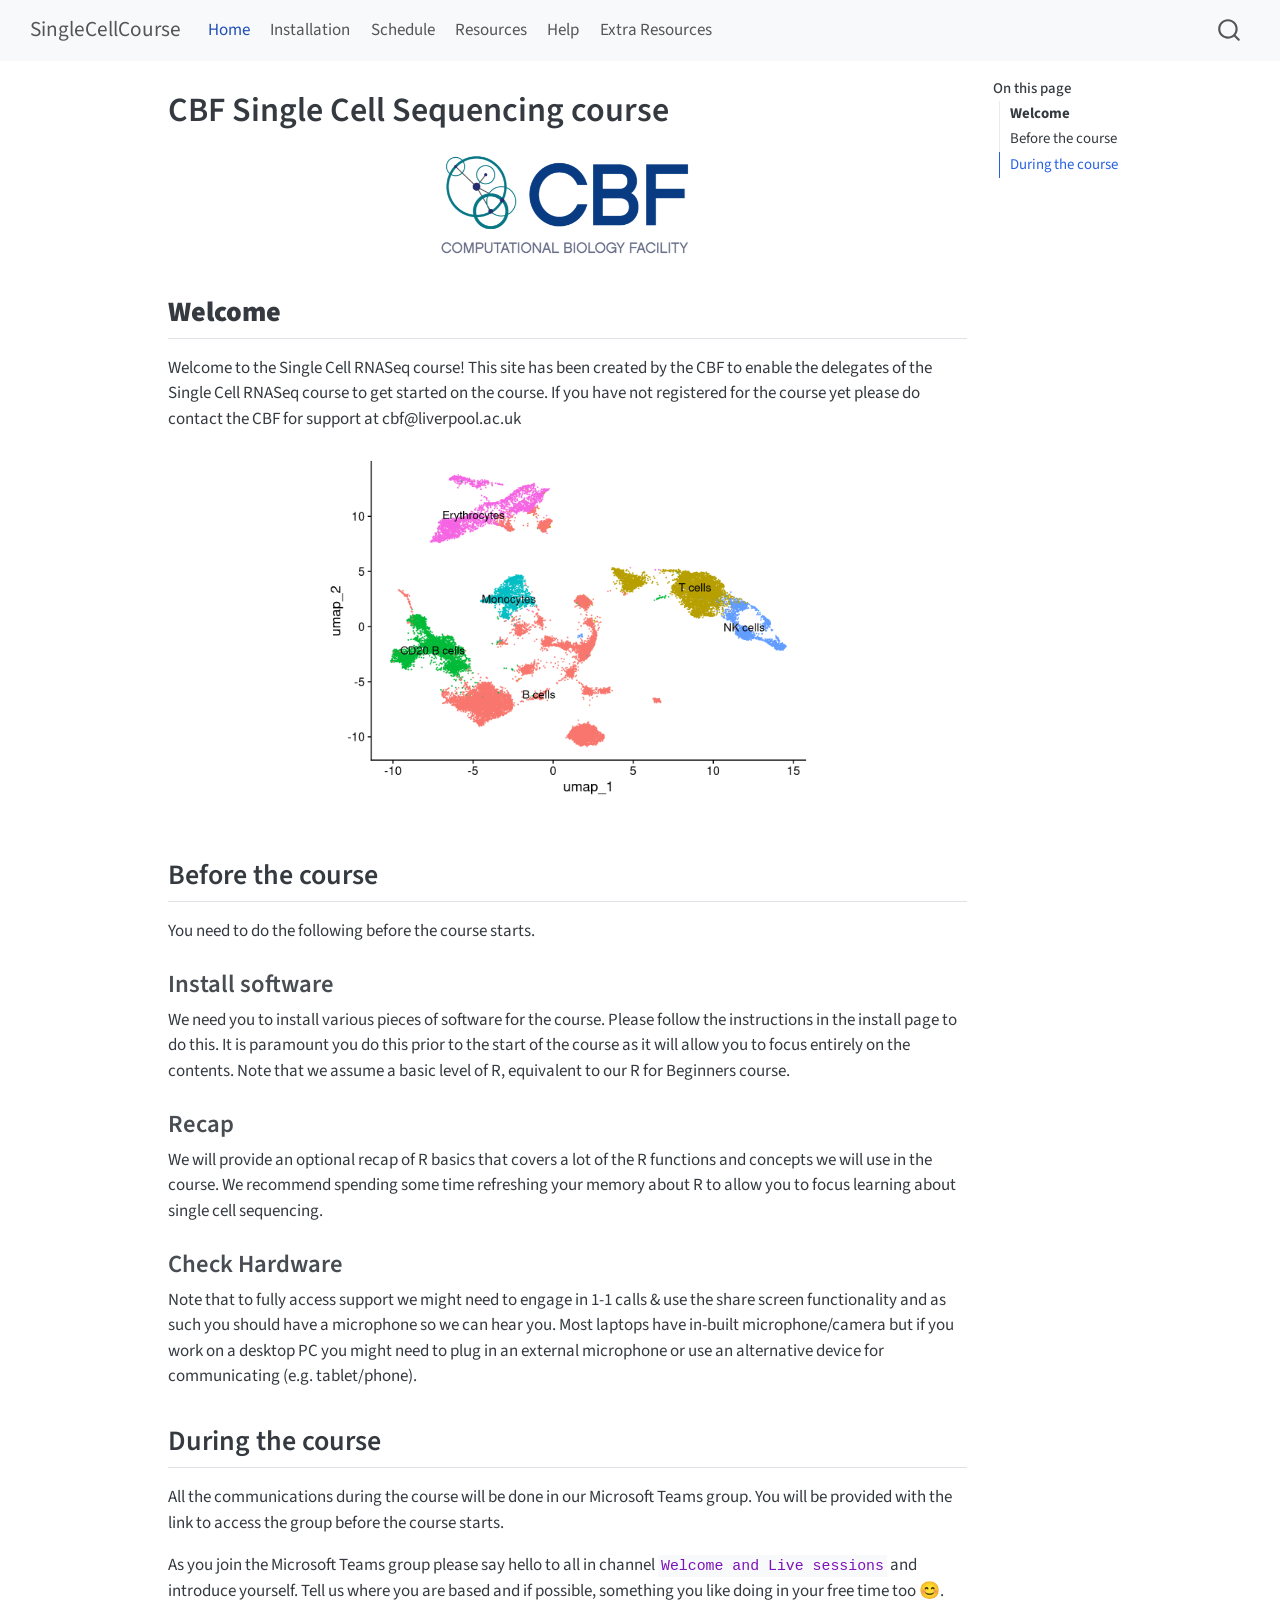
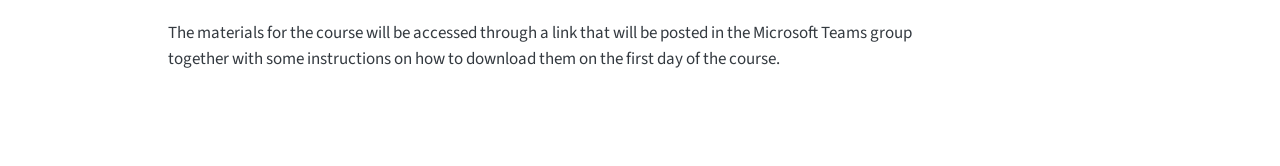
<file: index.html>
<!DOCTYPE html>
<html xmlns="http://www.w3.org/1999/xhtml" lang="en" xml:lang="en"><head>

<meta charset="utf-8">
<meta name="generator" content="quarto-1.6.36">

<meta name="viewport" content="width=device-width, initial-scale=1.0, user-scalable=yes">


<title>CBF Single Cell Sequencing course – SingleCellCourse</title>
<style>
code{white-space: pre-wrap;}
span.smallcaps{font-variant: small-caps;}
div.columns{display: flex; gap: min(4vw, 1.5em);}
div.column{flex: auto; overflow-x: auto;}
div.hanging-indent{margin-left: 1.5em; text-indent: -1.5em;}
ul.task-list{list-style: none;}
ul.task-list li input[type="checkbox"] {
  width: 0.8em;
  margin: 0 0.8em 0.2em -1em; /* quarto-specific, see https://github.com/quarto-dev/quarto-cli/issues/4556 */ 
  vertical-align: middle;
}
</style>


<script src="site_libs/quarto-nav/quarto-nav.js"></script>
<script src="site_libs/quarto-nav/headroom.min.js"></script>
<script src="site_libs/clipboard/clipboard.min.js"></script>
<script src="site_libs/quarto-search/autocomplete.umd.js"></script>
<script src="site_libs/quarto-search/fuse.min.js"></script>
<script src="site_libs/quarto-search/quarto-search.js"></script>
<meta name="quarto:offset" content="./">
<script src="site_libs/quarto-html/quarto.js"></script>
<script src="site_libs/quarto-html/popper.min.js"></script>
<script src="site_libs/quarto-html/tippy.umd.min.js"></script>
<script src="site_libs/quarto-html/anchor.min.js"></script>
<link href="site_libs/quarto-html/tippy.css" rel="stylesheet">
<link href="site_libs/quarto-html/quarto-syntax-highlighting-01c78b5cd655e4cd89133cf59d535862.css" rel="stylesheet" id="quarto-text-highlighting-styles">
<script src="site_libs/bootstrap/bootstrap.min.js"></script>
<link href="site_libs/bootstrap/bootstrap-icons.css" rel="stylesheet">
<link href="site_libs/bootstrap/bootstrap-e157c13761f5bd5c69499df0a1863a73.min.css" rel="stylesheet" append-hash="true" id="quarto-bootstrap" data-mode="light">
<script id="quarto-search-options" type="application/json">{
  "location": "navbar",
  "copy-button": false,
  "collapse-after": 3,
  "panel-placement": "end",
  "type": "overlay",
  "limit": 50,
  "keyboard-shortcut": [
    "f",
    "/",
    "s"
  ],
  "show-item-context": false,
  "language": {
    "search-no-results-text": "No results",
    "search-matching-documents-text": "matching documents",
    "search-copy-link-title": "Copy link to search",
    "search-hide-matches-text": "Hide additional matches",
    "search-more-match-text": "more match in this document",
    "search-more-matches-text": "more matches in this document",
    "search-clear-button-title": "Clear",
    "search-text-placeholder": "",
    "search-detached-cancel-button-title": "Cancel",
    "search-submit-button-title": "Submit",
    "search-label": "Search"
  }
}</script>


<link rel="stylesheet" href="styles.css">
</head>

<body class="nav-fixed">

<div id="quarto-search-results"></div>
  <header id="quarto-header" class="headroom fixed-top">
    <nav class="navbar navbar-expand-lg " data-bs-theme="dark">
      <div class="navbar-container container-fluid">
      <div class="navbar-brand-container mx-auto">
    <a class="navbar-brand" href="./index.html">
    <span class="navbar-title">SingleCellCourse</span>
    </a>
  </div>
            <div id="quarto-search" class="" title="Search"></div>
          <button class="navbar-toggler" type="button" data-bs-toggle="collapse" data-bs-target="#navbarCollapse" aria-controls="navbarCollapse" role="menu" aria-expanded="false" aria-label="Toggle navigation" onclick="if (window.quartoToggleHeadroom) { window.quartoToggleHeadroom(); }">
  <span class="navbar-toggler-icon"></span>
</button>
          <div class="collapse navbar-collapse" id="navbarCollapse">
            <ul class="navbar-nav navbar-nav-scroll me-auto">
  <li class="nav-item">
    <a class="nav-link active" href="./index.html" aria-current="page"> 
<span class="menu-text">Home</span></a>
  </li>  
  <li class="nav-item">
    <a class="nav-link" href="./install.html"> 
<span class="menu-text">Installation</span></a>
  </li>  
  <li class="nav-item">
    <a class="nav-link" href="./schedule.html"> 
<span class="menu-text">Schedule</span></a>
  </li>  
  <li class="nav-item">
    <a class="nav-link" href="./resources.html"> 
<span class="menu-text">Resources</span></a>
  </li>  
  <li class="nav-item">
    <a class="nav-link" href="./help.html"> 
<span class="menu-text">Help</span></a>
  </li>  
  <li class="nav-item">
    <a class="nav-link" href="./extra.html"> 
<span class="menu-text">Extra Resources</span></a>
  </li>  
</ul>
          </div> <!-- /navcollapse -->
            <div class="quarto-navbar-tools">
</div>
      </div> <!-- /container-fluid -->
    </nav>
</header>
<!-- content -->
<div id="quarto-content" class="quarto-container page-columns page-rows-contents page-layout-article page-navbar">
<!-- sidebar -->
<!-- margin-sidebar -->
    <div id="quarto-margin-sidebar" class="sidebar margin-sidebar">
        <nav id="TOC" role="doc-toc" class="toc-active">
    <h2 id="toc-title">On this page</h2>
   
  <ul>
  <li><a href="#welcome" id="toc-welcome" class="nav-link active" data-scroll-target="#welcome"><strong>Welcome</strong></a></li>
  <li><a href="#before-the-course" id="toc-before-the-course" class="nav-link" data-scroll-target="#before-the-course">Before the course</a>
  <ul>
  <li><a href="#install-software" id="toc-install-software" class="nav-link" data-scroll-target="#install-software">Install software</a></li>
  <li><a href="#recap" id="toc-recap" class="nav-link" data-scroll-target="#recap">Recap</a></li>
  <li><a href="#check-hardware" id="toc-check-hardware" class="nav-link" data-scroll-target="#check-hardware">Check Hardware</a></li>
  </ul></li>
  <li><a href="#during-the-course" id="toc-during-the-course" class="nav-link" data-scroll-target="#during-the-course">During the course</a></li>
  </ul>
</nav>
    </div>
<!-- main -->
<main class="content" id="quarto-document-content">

<header id="title-block-header" class="quarto-title-block default">
<div class="quarto-title">
<h1 class="title">CBF Single Cell Sequencing course</h1>
</div>



<div class="quarto-title-meta">

    
  
    
  </div>
  


</header>


<div class="quarto-figure quarto-figure-center">
<figure class="figure">
<p><img src="images/logoCBF.png" class="img-fluid quarto-figure quarto-figure-center figure-img" width="259"></p>
</figure>
</div>
<section id="welcome" class="level2">
<h2 class="anchored" data-anchor-id="welcome"><strong>Welcome</strong></h2>
<p>Welcome to the Single Cell RNASeq course! This site has been created by the CBF to enable the delegates of the Single Cell RNASeq course to get started on the course. If you have not registered for the course yet please do contact the CBF for support at cbf@liverpool.ac.uk</p>
<div class="quarto-figure quarto-figure-center">
<figure class="figure">
<p><img src="images/umap.png" class="img-fluid quarto-figure quarto-figure-center figure-img" alt="A UMAP of single cell sequencing data" width="500"></p>
</figure>
</div>
</section>
<section id="before-the-course" class="level2">
<h2 class="anchored" data-anchor-id="before-the-course">Before the course</h2>
<p>You need to do the following before the course starts.</p>
<section id="install-software" class="level3">
<h3 class="anchored" data-anchor-id="install-software">Install software</h3>
<p>We need you to install various pieces of software for the course. Please follow the instructions in the install page to do this. It is paramount you do this prior to the start of the course as it will allow you to focus entirely on the contents. Note that we assume a basic level of R, equivalent to our R for Beginners course.</p>
</section>
<section id="recap" class="level3">
<h3 class="anchored" data-anchor-id="recap">Recap</h3>
<p>We will provide an optional recap of R basics that covers a lot of the R functions and concepts we will use in the course. We recommend spending some time refreshing your memory about R to allow you to focus learning about single cell sequencing.</p>
</section>
<section id="check-hardware" class="level3">
<h3 class="anchored" data-anchor-id="check-hardware">Check Hardware</h3>
<p>Note that to fully access support we might need to engage in 1-1 calls &amp; use the share screen functionality and as such you should have a microphone so we can hear you. Most laptops have in-built microphone/camera but if you work on a desktop PC you might need to plug in an external microphone or use an alternative device for communicating (e.g.&nbsp;tablet/phone).</p>
</section>
</section>
<section id="during-the-course" class="level2">
<h2 class="anchored" data-anchor-id="during-the-course">During the course</h2>
<p>All the communications during the course will be done in our Microsoft Teams group. You will be provided with the link to access the group before the course starts.</p>
<p>As you join the Microsoft Teams group please say hello to all in channel <code>Welcome and Live sessions</code> and introduce yourself. Tell us where you are based and if possible, something you like doing in your free time too 😊.</p>
<p>The materials for the course will be accessed through a link that will be posted in the Microsoft Teams group together with some instructions on how to download them on the first day of the course.</p>


</section>

</main> <!-- /main -->
<script id="quarto-html-after-body" type="application/javascript">
window.document.addEventListener("DOMContentLoaded", function (event) {
  const toggleBodyColorMode = (bsSheetEl) => {
    const mode = bsSheetEl.getAttribute("data-mode");
    const bodyEl = window.document.querySelector("body");
    if (mode === "dark") {
      bodyEl.classList.add("quarto-dark");
      bodyEl.classList.remove("quarto-light");
    } else {
      bodyEl.classList.add("quarto-light");
      bodyEl.classList.remove("quarto-dark");
    }
  }
  const toggleBodyColorPrimary = () => {
    const bsSheetEl = window.document.querySelector("link#quarto-bootstrap");
    if (bsSheetEl) {
      toggleBodyColorMode(bsSheetEl);
    }
  }
  toggleBodyColorPrimary();  
  const icon = "";
  const anchorJS = new window.AnchorJS();
  anchorJS.options = {
    placement: 'right',
    icon: icon
  };
  anchorJS.add('.anchored');
  const isCodeAnnotation = (el) => {
    for (const clz of el.classList) {
      if (clz.startsWith('code-annotation-')) {                     
        return true;
      }
    }
    return false;
  }
  const onCopySuccess = function(e) {
    // button target
    const button = e.trigger;
    // don't keep focus
    button.blur();
    // flash "checked"
    button.classList.add('code-copy-button-checked');
    var currentTitle = button.getAttribute("title");
    button.setAttribute("title", "Copied!");
    let tooltip;
    if (window.bootstrap) {
      button.setAttribute("data-bs-toggle", "tooltip");
      button.setAttribute("data-bs-placement", "left");
      button.setAttribute("data-bs-title", "Copied!");
      tooltip = new bootstrap.Tooltip(button, 
        { trigger: "manual", 
          customClass: "code-copy-button-tooltip",
          offset: [0, -8]});
      tooltip.show();    
    }
    setTimeout(function() {
      if (tooltip) {
        tooltip.hide();
        button.removeAttribute("data-bs-title");
        button.removeAttribute("data-bs-toggle");
        button.removeAttribute("data-bs-placement");
      }
      button.setAttribute("title", currentTitle);
      button.classList.remove('code-copy-button-checked');
    }, 1000);
    // clear code selection
    e.clearSelection();
  }
  const getTextToCopy = function(trigger) {
      const codeEl = trigger.previousElementSibling.cloneNode(true);
      for (const childEl of codeEl.children) {
        if (isCodeAnnotation(childEl)) {
          childEl.remove();
        }
      }
      return codeEl.innerText;
  }
  const clipboard = new window.ClipboardJS('.code-copy-button:not([data-in-quarto-modal])', {
    text: getTextToCopy
  });
  clipboard.on('success', onCopySuccess);
  if (window.document.getElementById('quarto-embedded-source-code-modal')) {
    const clipboardModal = new window.ClipboardJS('.code-copy-button[data-in-quarto-modal]', {
      text: getTextToCopy,
      container: window.document.getElementById('quarto-embedded-source-code-modal')
    });
    clipboardModal.on('success', onCopySuccess);
  }
    var localhostRegex = new RegExp(/^(?:http|https):\/\/localhost\:?[0-9]*\//);
    var mailtoRegex = new RegExp(/^mailto:/);
      var filterRegex = new RegExp("https:\/\/CBFLivUni\.github\.io\/SingleCellCourseWebsite\/");
    var isInternal = (href) => {
        return filterRegex.test(href) || localhostRegex.test(href) || mailtoRegex.test(href);
    }
    // Inspect non-navigation links and adorn them if external
 	var links = window.document.querySelectorAll('a[href]:not(.nav-link):not(.navbar-brand):not(.toc-action):not(.sidebar-link):not(.sidebar-item-toggle):not(.pagination-link):not(.no-external):not([aria-hidden]):not(.dropdown-item):not(.quarto-navigation-tool):not(.about-link)');
    for (var i=0; i<links.length; i++) {
      const link = links[i];
      if (!isInternal(link.href)) {
        // undo the damage that might have been done by quarto-nav.js in the case of
        // links that we want to consider external
        if (link.dataset.originalHref !== undefined) {
          link.href = link.dataset.originalHref;
        }
      }
    }
  function tippyHover(el, contentFn, onTriggerFn, onUntriggerFn) {
    const config = {
      allowHTML: true,
      maxWidth: 500,
      delay: 100,
      arrow: false,
      appendTo: function(el) {
          return el.parentElement;
      },
      interactive: true,
      interactiveBorder: 10,
      theme: 'quarto',
      placement: 'bottom-start',
    };
    if (contentFn) {
      config.content = contentFn;
    }
    if (onTriggerFn) {
      config.onTrigger = onTriggerFn;
    }
    if (onUntriggerFn) {
      config.onUntrigger = onUntriggerFn;
    }
    window.tippy(el, config); 
  }
  const noterefs = window.document.querySelectorAll('a[role="doc-noteref"]');
  for (var i=0; i<noterefs.length; i++) {
    const ref = noterefs[i];
    tippyHover(ref, function() {
      // use id or data attribute instead here
      let href = ref.getAttribute('data-footnote-href') || ref.getAttribute('href');
      try { href = new URL(href).hash; } catch {}
      const id = href.replace(/^#\/?/, "");
      const note = window.document.getElementById(id);
      if (note) {
        return note.innerHTML;
      } else {
        return "";
      }
    });
  }
  const xrefs = window.document.querySelectorAll('a.quarto-xref');
  const processXRef = (id, note) => {
    // Strip column container classes
    const stripColumnClz = (el) => {
      el.classList.remove("page-full", "page-columns");
      if (el.children) {
        for (const child of el.children) {
          stripColumnClz(child);
        }
      }
    }
    stripColumnClz(note)
    if (id === null || id.startsWith('sec-')) {
      // Special case sections, only their first couple elements
      const container = document.createElement("div");
      if (note.children && note.children.length > 2) {
        container.appendChild(note.children[0].cloneNode(true));
        for (let i = 1; i < note.children.length; i++) {
          const child = note.children[i];
          if (child.tagName === "P" && child.innerText === "") {
            continue;
          } else {
            container.appendChild(child.cloneNode(true));
            break;
          }
        }
        if (window.Quarto?.typesetMath) {
          window.Quarto.typesetMath(container);
        }
        return container.innerHTML
      } else {
        if (window.Quarto?.typesetMath) {
          window.Quarto.typesetMath(note);
        }
        return note.innerHTML;
      }
    } else {
      // Remove any anchor links if they are present
      const anchorLink = note.querySelector('a.anchorjs-link');
      if (anchorLink) {
        anchorLink.remove();
      }
      if (window.Quarto?.typesetMath) {
        window.Quarto.typesetMath(note);
      }
      if (note.classList.contains("callout")) {
        return note.outerHTML;
      } else {
        return note.innerHTML;
      }
    }
  }
  for (var i=0; i<xrefs.length; i++) {
    const xref = xrefs[i];
    tippyHover(xref, undefined, function(instance) {
      instance.disable();
      let url = xref.getAttribute('href');
      let hash = undefined; 
      if (url.startsWith('#')) {
        hash = url;
      } else {
        try { hash = new URL(url).hash; } catch {}
      }
      if (hash) {
        const id = hash.replace(/^#\/?/, "");
        const note = window.document.getElementById(id);
        if (note !== null) {
          try {
            const html = processXRef(id, note.cloneNode(true));
            instance.setContent(html);
          } finally {
            instance.enable();
            instance.show();
          }
        } else {
          // See if we can fetch this
          fetch(url.split('#')[0])
          .then(res => res.text())
          .then(html => {
            const parser = new DOMParser();
            const htmlDoc = parser.parseFromString(html, "text/html");
            const note = htmlDoc.getElementById(id);
            if (note !== null) {
              const html = processXRef(id, note);
              instance.setContent(html);
            } 
          }).finally(() => {
            instance.enable();
            instance.show();
          });
        }
      } else {
        // See if we can fetch a full url (with no hash to target)
        // This is a special case and we should probably do some content thinning / targeting
        fetch(url)
        .then(res => res.text())
        .then(html => {
          const parser = new DOMParser();
          const htmlDoc = parser.parseFromString(html, "text/html");
          const note = htmlDoc.querySelector('main.content');
          if (note !== null) {
            // This should only happen for chapter cross references
            // (since there is no id in the URL)
            // remove the first header
            if (note.children.length > 0 && note.children[0].tagName === "HEADER") {
              note.children[0].remove();
            }
            const html = processXRef(null, note);
            instance.setContent(html);
          } 
        }).finally(() => {
          instance.enable();
          instance.show();
        });
      }
    }, function(instance) {
    });
  }
      let selectedAnnoteEl;
      const selectorForAnnotation = ( cell, annotation) => {
        let cellAttr = 'data-code-cell="' + cell + '"';
        let lineAttr = 'data-code-annotation="' +  annotation + '"';
        const selector = 'span[' + cellAttr + '][' + lineAttr + ']';
        return selector;
      }
      const selectCodeLines = (annoteEl) => {
        const doc = window.document;
        const targetCell = annoteEl.getAttribute("data-target-cell");
        const targetAnnotation = annoteEl.getAttribute("data-target-annotation");
        const annoteSpan = window.document.querySelector(selectorForAnnotation(targetCell, targetAnnotation));
        const lines = annoteSpan.getAttribute("data-code-lines").split(",");
        const lineIds = lines.map((line) => {
          return targetCell + "-" + line;
        })
        let top = null;
        let height = null;
        let parent = null;
        if (lineIds.length > 0) {
            //compute the position of the single el (top and bottom and make a div)
            const el = window.document.getElementById(lineIds[0]);
            top = el.offsetTop;
            height = el.offsetHeight;
            parent = el.parentElement.parentElement;
          if (lineIds.length > 1) {
            const lastEl = window.document.getElementById(lineIds[lineIds.length - 1]);
            const bottom = lastEl.offsetTop + lastEl.offsetHeight;
            height = bottom - top;
          }
          if (top !== null && height !== null && parent !== null) {
            // cook up a div (if necessary) and position it 
            let div = window.document.getElementById("code-annotation-line-highlight");
            if (div === null) {
              div = window.document.createElement("div");
              div.setAttribute("id", "code-annotation-line-highlight");
              div.style.position = 'absolute';
              parent.appendChild(div);
            }
            div.style.top = top - 2 + "px";
            div.style.height = height + 4 + "px";
            div.style.left = 0;
            let gutterDiv = window.document.getElementById("code-annotation-line-highlight-gutter");
            if (gutterDiv === null) {
              gutterDiv = window.document.createElement("div");
              gutterDiv.setAttribute("id", "code-annotation-line-highlight-gutter");
              gutterDiv.style.position = 'absolute';
              const codeCell = window.document.getElementById(targetCell);
              const gutter = codeCell.querySelector('.code-annotation-gutter');
              gutter.appendChild(gutterDiv);
            }
            gutterDiv.style.top = top - 2 + "px";
            gutterDiv.style.height = height + 4 + "px";
          }
          selectedAnnoteEl = annoteEl;
        }
      };
      const unselectCodeLines = () => {
        const elementsIds = ["code-annotation-line-highlight", "code-annotation-line-highlight-gutter"];
        elementsIds.forEach((elId) => {
          const div = window.document.getElementById(elId);
          if (div) {
            div.remove();
          }
        });
        selectedAnnoteEl = undefined;
      };
        // Handle positioning of the toggle
    window.addEventListener(
      "resize",
      throttle(() => {
        elRect = undefined;
        if (selectedAnnoteEl) {
          selectCodeLines(selectedAnnoteEl);
        }
      }, 10)
    );
    function throttle(fn, ms) {
    let throttle = false;
    let timer;
      return (...args) => {
        if(!throttle) { // first call gets through
            fn.apply(this, args);
            throttle = true;
        } else { // all the others get throttled
            if(timer) clearTimeout(timer); // cancel #2
            timer = setTimeout(() => {
              fn.apply(this, args);
              timer = throttle = false;
            }, ms);
        }
      };
    }
      // Attach click handler to the DT
      const annoteDls = window.document.querySelectorAll('dt[data-target-cell]');
      for (const annoteDlNode of annoteDls) {
        annoteDlNode.addEventListener('click', (event) => {
          const clickedEl = event.target;
          if (clickedEl !== selectedAnnoteEl) {
            unselectCodeLines();
            const activeEl = window.document.querySelector('dt[data-target-cell].code-annotation-active');
            if (activeEl) {
              activeEl.classList.remove('code-annotation-active');
            }
            selectCodeLines(clickedEl);
            clickedEl.classList.add('code-annotation-active');
          } else {
            // Unselect the line
            unselectCodeLines();
            clickedEl.classList.remove('code-annotation-active');
          }
        });
      }
  const findCites = (el) => {
    const parentEl = el.parentElement;
    if (parentEl) {
      const cites = parentEl.dataset.cites;
      if (cites) {
        return {
          el,
          cites: cites.split(' ')
        };
      } else {
        return findCites(el.parentElement)
      }
    } else {
      return undefined;
    }
  };
  var bibliorefs = window.document.querySelectorAll('a[role="doc-biblioref"]');
  for (var i=0; i<bibliorefs.length; i++) {
    const ref = bibliorefs[i];
    const citeInfo = findCites(ref);
    if (citeInfo) {
      tippyHover(citeInfo.el, function() {
        var popup = window.document.createElement('div');
        citeInfo.cites.forEach(function(cite) {
          var citeDiv = window.document.createElement('div');
          citeDiv.classList.add('hanging-indent');
          citeDiv.classList.add('csl-entry');
          var biblioDiv = window.document.getElementById('ref-' + cite);
          if (biblioDiv) {
            citeDiv.innerHTML = biblioDiv.innerHTML;
          }
          popup.appendChild(citeDiv);
        });
        return popup.innerHTML;
      });
    }
  }
});
</script>
</div> <!-- /content -->




</body></html>
</file>
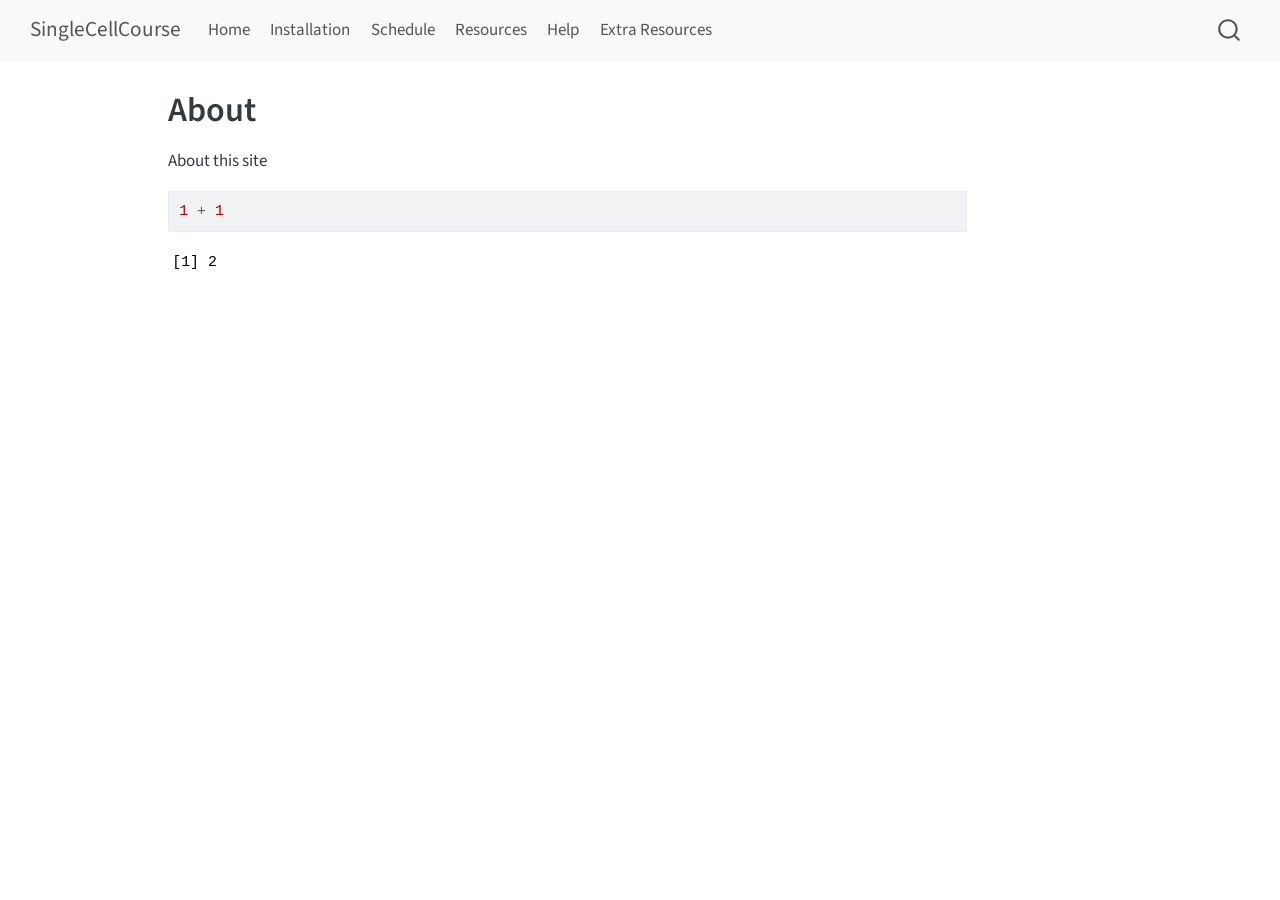
<file: about.html>
<!DOCTYPE html>
<html xmlns="http://www.w3.org/1999/xhtml" lang="en" xml:lang="en"><head>

<meta charset="utf-8">
<meta name="generator" content="quarto-1.6.36">

<meta name="viewport" content="width=device-width, initial-scale=1.0, user-scalable=yes">


<title>About – SingleCellCourse</title>
<style>
code{white-space: pre-wrap;}
span.smallcaps{font-variant: small-caps;}
div.columns{display: flex; gap: min(4vw, 1.5em);}
div.column{flex: auto; overflow-x: auto;}
div.hanging-indent{margin-left: 1.5em; text-indent: -1.5em;}
ul.task-list{list-style: none;}
ul.task-list li input[type="checkbox"] {
  width: 0.8em;
  margin: 0 0.8em 0.2em -1em; /* quarto-specific, see https://github.com/quarto-dev/quarto-cli/issues/4556 */ 
  vertical-align: middle;
}
/* CSS for syntax highlighting */
pre > code.sourceCode { white-space: pre; position: relative; }
pre > code.sourceCode > span { line-height: 1.25; }
pre > code.sourceCode > span:empty { height: 1.2em; }
.sourceCode { overflow: visible; }
code.sourceCode > span { color: inherit; text-decoration: inherit; }
div.sourceCode { margin: 1em 0; }
pre.sourceCode { margin: 0; }
@media screen {
div.sourceCode { overflow: auto; }
}
@media print {
pre > code.sourceCode { white-space: pre-wrap; }
pre > code.sourceCode > span { display: inline-block; text-indent: -5em; padding-left: 5em; }
}
pre.numberSource code
  { counter-reset: source-line 0; }
pre.numberSource code > span
  { position: relative; left: -4em; counter-increment: source-line; }
pre.numberSource code > span > a:first-child::before
  { content: counter(source-line);
    position: relative; left: -1em; text-align: right; vertical-align: baseline;
    border: none; display: inline-block;
    -webkit-touch-callout: none; -webkit-user-select: none;
    -khtml-user-select: none; -moz-user-select: none;
    -ms-user-select: none; user-select: none;
    padding: 0 4px; width: 4em;
  }
pre.numberSource { margin-left: 3em;  padding-left: 4px; }
div.sourceCode
  {   }
@media screen {
pre > code.sourceCode > span > a:first-child::before { text-decoration: underline; }
}
</style>


<script src="site_libs/quarto-nav/quarto-nav.js"></script>
<script src="site_libs/quarto-nav/headroom.min.js"></script>
<script src="site_libs/clipboard/clipboard.min.js"></script>
<script src="site_libs/quarto-search/autocomplete.umd.js"></script>
<script src="site_libs/quarto-search/fuse.min.js"></script>
<script src="site_libs/quarto-search/quarto-search.js"></script>
<meta name="quarto:offset" content="./">
<script src="site_libs/quarto-html/quarto.js"></script>
<script src="site_libs/quarto-html/popper.min.js"></script>
<script src="site_libs/quarto-html/tippy.umd.min.js"></script>
<script src="site_libs/quarto-html/anchor.min.js"></script>
<link href="site_libs/quarto-html/tippy.css" rel="stylesheet">
<link href="site_libs/quarto-html/quarto-syntax-highlighting-01c78b5cd655e4cd89133cf59d535862.css" rel="stylesheet" id="quarto-text-highlighting-styles">
<script src="site_libs/bootstrap/bootstrap.min.js"></script>
<link href="site_libs/bootstrap/bootstrap-icons.css" rel="stylesheet">
<link href="site_libs/bootstrap/bootstrap-e157c13761f5bd5c69499df0a1863a73.min.css" rel="stylesheet" append-hash="true" id="quarto-bootstrap" data-mode="light">
<script id="quarto-search-options" type="application/json">{
  "location": "navbar",
  "copy-button": false,
  "collapse-after": 3,
  "panel-placement": "end",
  "type": "overlay",
  "limit": 50,
  "keyboard-shortcut": [
    "f",
    "/",
    "s"
  ],
  "show-item-context": false,
  "language": {
    "search-no-results-text": "No results",
    "search-matching-documents-text": "matching documents",
    "search-copy-link-title": "Copy link to search",
    "search-hide-matches-text": "Hide additional matches",
    "search-more-match-text": "more match in this document",
    "search-more-matches-text": "more matches in this document",
    "search-clear-button-title": "Clear",
    "search-text-placeholder": "",
    "search-detached-cancel-button-title": "Cancel",
    "search-submit-button-title": "Submit",
    "search-label": "Search"
  }
}</script>


<link rel="stylesheet" href="styles.css">
</head>

<body class="nav-fixed">

<div id="quarto-search-results"></div>
  <header id="quarto-header" class="headroom fixed-top">
    <nav class="navbar navbar-expand-lg " data-bs-theme="dark">
      <div class="navbar-container container-fluid">
      <div class="navbar-brand-container mx-auto">
    <a class="navbar-brand" href="./index.html">
    <span class="navbar-title">SingleCellCourse</span>
    </a>
  </div>
            <div id="quarto-search" class="" title="Search"></div>
          <button class="navbar-toggler" type="button" data-bs-toggle="collapse" data-bs-target="#navbarCollapse" aria-controls="navbarCollapse" role="menu" aria-expanded="false" aria-label="Toggle navigation" onclick="if (window.quartoToggleHeadroom) { window.quartoToggleHeadroom(); }">
  <span class="navbar-toggler-icon"></span>
</button>
          <div class="collapse navbar-collapse" id="navbarCollapse">
            <ul class="navbar-nav navbar-nav-scroll me-auto">
  <li class="nav-item">
    <a class="nav-link" href="./index.html"> 
<span class="menu-text">Home</span></a>
  </li>  
  <li class="nav-item">
    <a class="nav-link" href="./install.html"> 
<span class="menu-text">Installation</span></a>
  </li>  
  <li class="nav-item">
    <a class="nav-link" href="./schedule.html"> 
<span class="menu-text">Schedule</span></a>
  </li>  
  <li class="nav-item">
    <a class="nav-link" href="./resources.html"> 
<span class="menu-text">Resources</span></a>
  </li>  
  <li class="nav-item">
    <a class="nav-link" href="./help.html"> 
<span class="menu-text">Help</span></a>
  </li>  
  <li class="nav-item">
    <a class="nav-link" href="./extra.html"> 
<span class="menu-text">Extra Resources</span></a>
  </li>  
</ul>
          </div> <!-- /navcollapse -->
            <div class="quarto-navbar-tools">
</div>
      </div> <!-- /container-fluid -->
    </nav>
</header>
<!-- content -->
<div id="quarto-content" class="quarto-container page-columns page-rows-contents page-layout-article page-navbar">
<!-- sidebar -->
<!-- margin-sidebar -->
    <div id="quarto-margin-sidebar" class="sidebar margin-sidebar zindex-bottom">
        
    </div>
<!-- main -->
<main class="content" id="quarto-document-content">

<header id="title-block-header" class="quarto-title-block default">
<div class="quarto-title">
<h1 class="title">About</h1>
</div>



<div class="quarto-title-meta">

    
  
    
  </div>
  


</header>


<p>About this site</p>
<div class="cell">
<div class="sourceCode cell-code" id="cb1"><pre class="sourceCode r code-with-copy"><code class="sourceCode r"><span id="cb1-1"><a href="#cb1-1" aria-hidden="true" tabindex="-1"></a><span class="dv">1</span> <span class="sc">+</span> <span class="dv">1</span></span></code><button title="Copy to Clipboard" class="code-copy-button"><i class="bi"></i></button></pre></div>
<div class="cell-output cell-output-stdout">
<pre><code>[1] 2</code></pre>
</div>
</div>



</main> <!-- /main -->
<script id="quarto-html-after-body" type="application/javascript">
window.document.addEventListener("DOMContentLoaded", function (event) {
  const toggleBodyColorMode = (bsSheetEl) => {
    const mode = bsSheetEl.getAttribute("data-mode");
    const bodyEl = window.document.querySelector("body");
    if (mode === "dark") {
      bodyEl.classList.add("quarto-dark");
      bodyEl.classList.remove("quarto-light");
    } else {
      bodyEl.classList.add("quarto-light");
      bodyEl.classList.remove("quarto-dark");
    }
  }
  const toggleBodyColorPrimary = () => {
    const bsSheetEl = window.document.querySelector("link#quarto-bootstrap");
    if (bsSheetEl) {
      toggleBodyColorMode(bsSheetEl);
    }
  }
  toggleBodyColorPrimary();  
  const icon = "";
  const anchorJS = new window.AnchorJS();
  anchorJS.options = {
    placement: 'right',
    icon: icon
  };
  anchorJS.add('.anchored');
  const isCodeAnnotation = (el) => {
    for (const clz of el.classList) {
      if (clz.startsWith('code-annotation-')) {                     
        return true;
      }
    }
    return false;
  }
  const onCopySuccess = function(e) {
    // button target
    const button = e.trigger;
    // don't keep focus
    button.blur();
    // flash "checked"
    button.classList.add('code-copy-button-checked');
    var currentTitle = button.getAttribute("title");
    button.setAttribute("title", "Copied!");
    let tooltip;
    if (window.bootstrap) {
      button.setAttribute("data-bs-toggle", "tooltip");
      button.setAttribute("data-bs-placement", "left");
      button.setAttribute("data-bs-title", "Copied!");
      tooltip = new bootstrap.Tooltip(button, 
        { trigger: "manual", 
          customClass: "code-copy-button-tooltip",
          offset: [0, -8]});
      tooltip.show();    
    }
    setTimeout(function() {
      if (tooltip) {
        tooltip.hide();
        button.removeAttribute("data-bs-title");
        button.removeAttribute("data-bs-toggle");
        button.removeAttribute("data-bs-placement");
      }
      button.setAttribute("title", currentTitle);
      button.classList.remove('code-copy-button-checked');
    }, 1000);
    // clear code selection
    e.clearSelection();
  }
  const getTextToCopy = function(trigger) {
      const codeEl = trigger.previousElementSibling.cloneNode(true);
      for (const childEl of codeEl.children) {
        if (isCodeAnnotation(childEl)) {
          childEl.remove();
        }
      }
      return codeEl.innerText;
  }
  const clipboard = new window.ClipboardJS('.code-copy-button:not([data-in-quarto-modal])', {
    text: getTextToCopy
  });
  clipboard.on('success', onCopySuccess);
  if (window.document.getElementById('quarto-embedded-source-code-modal')) {
    const clipboardModal = new window.ClipboardJS('.code-copy-button[data-in-quarto-modal]', {
      text: getTextToCopy,
      container: window.document.getElementById('quarto-embedded-source-code-modal')
    });
    clipboardModal.on('success', onCopySuccess);
  }
    var localhostRegex = new RegExp(/^(?:http|https):\/\/localhost\:?[0-9]*\//);
    var mailtoRegex = new RegExp(/^mailto:/);
      var filterRegex = new RegExp("https:\/\/CBFLivUni\.github\.io\/SingleCellCourseWebsite\/");
    var isInternal = (href) => {
        return filterRegex.test(href) || localhostRegex.test(href) || mailtoRegex.test(href);
    }
    // Inspect non-navigation links and adorn them if external
 	var links = window.document.querySelectorAll('a[href]:not(.nav-link):not(.navbar-brand):not(.toc-action):not(.sidebar-link):not(.sidebar-item-toggle):not(.pagination-link):not(.no-external):not([aria-hidden]):not(.dropdown-item):not(.quarto-navigation-tool):not(.about-link)');
    for (var i=0; i<links.length; i++) {
      const link = links[i];
      if (!isInternal(link.href)) {
        // undo the damage that might have been done by quarto-nav.js in the case of
        // links that we want to consider external
        if (link.dataset.originalHref !== undefined) {
          link.href = link.dataset.originalHref;
        }
      }
    }
  function tippyHover(el, contentFn, onTriggerFn, onUntriggerFn) {
    const config = {
      allowHTML: true,
      maxWidth: 500,
      delay: 100,
      arrow: false,
      appendTo: function(el) {
          return el.parentElement;
      },
      interactive: true,
      interactiveBorder: 10,
      theme: 'quarto',
      placement: 'bottom-start',
    };
    if (contentFn) {
      config.content = contentFn;
    }
    if (onTriggerFn) {
      config.onTrigger = onTriggerFn;
    }
    if (onUntriggerFn) {
      config.onUntrigger = onUntriggerFn;
    }
    window.tippy(el, config); 
  }
  const noterefs = window.document.querySelectorAll('a[role="doc-noteref"]');
  for (var i=0; i<noterefs.length; i++) {
    const ref = noterefs[i];
    tippyHover(ref, function() {
      // use id or data attribute instead here
      let href = ref.getAttribute('data-footnote-href') || ref.getAttribute('href');
      try { href = new URL(href).hash; } catch {}
      const id = href.replace(/^#\/?/, "");
      const note = window.document.getElementById(id);
      if (note) {
        return note.innerHTML;
      } else {
        return "";
      }
    });
  }
  const xrefs = window.document.querySelectorAll('a.quarto-xref');
  const processXRef = (id, note) => {
    // Strip column container classes
    const stripColumnClz = (el) => {
      el.classList.remove("page-full", "page-columns");
      if (el.children) {
        for (const child of el.children) {
          stripColumnClz(child);
        }
      }
    }
    stripColumnClz(note)
    if (id === null || id.startsWith('sec-')) {
      // Special case sections, only their first couple elements
      const container = document.createElement("div");
      if (note.children && note.children.length > 2) {
        container.appendChild(note.children[0].cloneNode(true));
        for (let i = 1; i < note.children.length; i++) {
          const child = note.children[i];
          if (child.tagName === "P" && child.innerText === "") {
            continue;
          } else {
            container.appendChild(child.cloneNode(true));
            break;
          }
        }
        if (window.Quarto?.typesetMath) {
          window.Quarto.typesetMath(container);
        }
        return container.innerHTML
      } else {
        if (window.Quarto?.typesetMath) {
          window.Quarto.typesetMath(note);
        }
        return note.innerHTML;
      }
    } else {
      // Remove any anchor links if they are present
      const anchorLink = note.querySelector('a.anchorjs-link');
      if (anchorLink) {
        anchorLink.remove();
      }
      if (window.Quarto?.typesetMath) {
        window.Quarto.typesetMath(note);
      }
      if (note.classList.contains("callout")) {
        return note.outerHTML;
      } else {
        return note.innerHTML;
      }
    }
  }
  for (var i=0; i<xrefs.length; i++) {
    const xref = xrefs[i];
    tippyHover(xref, undefined, function(instance) {
      instance.disable();
      let url = xref.getAttribute('href');
      let hash = undefined; 
      if (url.startsWith('#')) {
        hash = url;
      } else {
        try { hash = new URL(url).hash; } catch {}
      }
      if (hash) {
        const id = hash.replace(/^#\/?/, "");
        const note = window.document.getElementById(id);
        if (note !== null) {
          try {
            const html = processXRef(id, note.cloneNode(true));
            instance.setContent(html);
          } finally {
            instance.enable();
            instance.show();
          }
        } else {
          // See if we can fetch this
          fetch(url.split('#')[0])
          .then(res => res.text())
          .then(html => {
            const parser = new DOMParser();
            const htmlDoc = parser.parseFromString(html, "text/html");
            const note = htmlDoc.getElementById(id);
            if (note !== null) {
              const html = processXRef(id, note);
              instance.setContent(html);
            } 
          }).finally(() => {
            instance.enable();
            instance.show();
          });
        }
      } else {
        // See if we can fetch a full url (with no hash to target)
        // This is a special case and we should probably do some content thinning / targeting
        fetch(url)
        .then(res => res.text())
        .then(html => {
          const parser = new DOMParser();
          const htmlDoc = parser.parseFromString(html, "text/html");
          const note = htmlDoc.querySelector('main.content');
          if (note !== null) {
            // This should only happen for chapter cross references
            // (since there is no id in the URL)
            // remove the first header
            if (note.children.length > 0 && note.children[0].tagName === "HEADER") {
              note.children[0].remove();
            }
            const html = processXRef(null, note);
            instance.setContent(html);
          } 
        }).finally(() => {
          instance.enable();
          instance.show();
        });
      }
    }, function(instance) {
    });
  }
      let selectedAnnoteEl;
      const selectorForAnnotation = ( cell, annotation) => {
        let cellAttr = 'data-code-cell="' + cell + '"';
        let lineAttr = 'data-code-annotation="' +  annotation + '"';
        const selector = 'span[' + cellAttr + '][' + lineAttr + ']';
        return selector;
      }
      const selectCodeLines = (annoteEl) => {
        const doc = window.document;
        const targetCell = annoteEl.getAttribute("data-target-cell");
        const targetAnnotation = annoteEl.getAttribute("data-target-annotation");
        const annoteSpan = window.document.querySelector(selectorForAnnotation(targetCell, targetAnnotation));
        const lines = annoteSpan.getAttribute("data-code-lines").split(",");
        const lineIds = lines.map((line) => {
          return targetCell + "-" + line;
        })
        let top = null;
        let height = null;
        let parent = null;
        if (lineIds.length > 0) {
            //compute the position of the single el (top and bottom and make a div)
            const el = window.document.getElementById(lineIds[0]);
            top = el.offsetTop;
            height = el.offsetHeight;
            parent = el.parentElement.parentElement;
          if (lineIds.length > 1) {
            const lastEl = window.document.getElementById(lineIds[lineIds.length - 1]);
            const bottom = lastEl.offsetTop + lastEl.offsetHeight;
            height = bottom - top;
          }
          if (top !== null && height !== null && parent !== null) {
            // cook up a div (if necessary) and position it 
            let div = window.document.getElementById("code-annotation-line-highlight");
            if (div === null) {
              div = window.document.createElement("div");
              div.setAttribute("id", "code-annotation-line-highlight");
              div.style.position = 'absolute';
              parent.appendChild(div);
            }
            div.style.top = top - 2 + "px";
            div.style.height = height + 4 + "px";
            div.style.left = 0;
            let gutterDiv = window.document.getElementById("code-annotation-line-highlight-gutter");
            if (gutterDiv === null) {
              gutterDiv = window.document.createElement("div");
              gutterDiv.setAttribute("id", "code-annotation-line-highlight-gutter");
              gutterDiv.style.position = 'absolute';
              const codeCell = window.document.getElementById(targetCell);
              const gutter = codeCell.querySelector('.code-annotation-gutter');
              gutter.appendChild(gutterDiv);
            }
            gutterDiv.style.top = top - 2 + "px";
            gutterDiv.style.height = height + 4 + "px";
          }
          selectedAnnoteEl = annoteEl;
        }
      };
      const unselectCodeLines = () => {
        const elementsIds = ["code-annotation-line-highlight", "code-annotation-line-highlight-gutter"];
        elementsIds.forEach((elId) => {
          const div = window.document.getElementById(elId);
          if (div) {
            div.remove();
          }
        });
        selectedAnnoteEl = undefined;
      };
        // Handle positioning of the toggle
    window.addEventListener(
      "resize",
      throttle(() => {
        elRect = undefined;
        if (selectedAnnoteEl) {
          selectCodeLines(selectedAnnoteEl);
        }
      }, 10)
    );
    function throttle(fn, ms) {
    let throttle = false;
    let timer;
      return (...args) => {
        if(!throttle) { // first call gets through
            fn.apply(this, args);
            throttle = true;
        } else { // all the others get throttled
            if(timer) clearTimeout(timer); // cancel #2
            timer = setTimeout(() => {
              fn.apply(this, args);
              timer = throttle = false;
            }, ms);
        }
      };
    }
      // Attach click handler to the DT
      const annoteDls = window.document.querySelectorAll('dt[data-target-cell]');
      for (const annoteDlNode of annoteDls) {
        annoteDlNode.addEventListener('click', (event) => {
          const clickedEl = event.target;
          if (clickedEl !== selectedAnnoteEl) {
            unselectCodeLines();
            const activeEl = window.document.querySelector('dt[data-target-cell].code-annotation-active');
            if (activeEl) {
              activeEl.classList.remove('code-annotation-active');
            }
            selectCodeLines(clickedEl);
            clickedEl.classList.add('code-annotation-active');
          } else {
            // Unselect the line
            unselectCodeLines();
            clickedEl.classList.remove('code-annotation-active');
          }
        });
      }
  const findCites = (el) => {
    const parentEl = el.parentElement;
    if (parentEl) {
      const cites = parentEl.dataset.cites;
      if (cites) {
        return {
          el,
          cites: cites.split(' ')
        };
      } else {
        return findCites(el.parentElement)
      }
    } else {
      return undefined;
    }
  };
  var bibliorefs = window.document.querySelectorAll('a[role="doc-biblioref"]');
  for (var i=0; i<bibliorefs.length; i++) {
    const ref = bibliorefs[i];
    const citeInfo = findCites(ref);
    if (citeInfo) {
      tippyHover(citeInfo.el, function() {
        var popup = window.document.createElement('div');
        citeInfo.cites.forEach(function(cite) {
          var citeDiv = window.document.createElement('div');
          citeDiv.classList.add('hanging-indent');
          citeDiv.classList.add('csl-entry');
          var biblioDiv = window.document.getElementById('ref-' + cite);
          if (biblioDiv) {
            citeDiv.innerHTML = biblioDiv.innerHTML;
          }
          popup.appendChild(citeDiv);
        });
        return popup.innerHTML;
      });
    }
  }
});
</script>
</div> <!-- /content -->




</body></html>
</file>
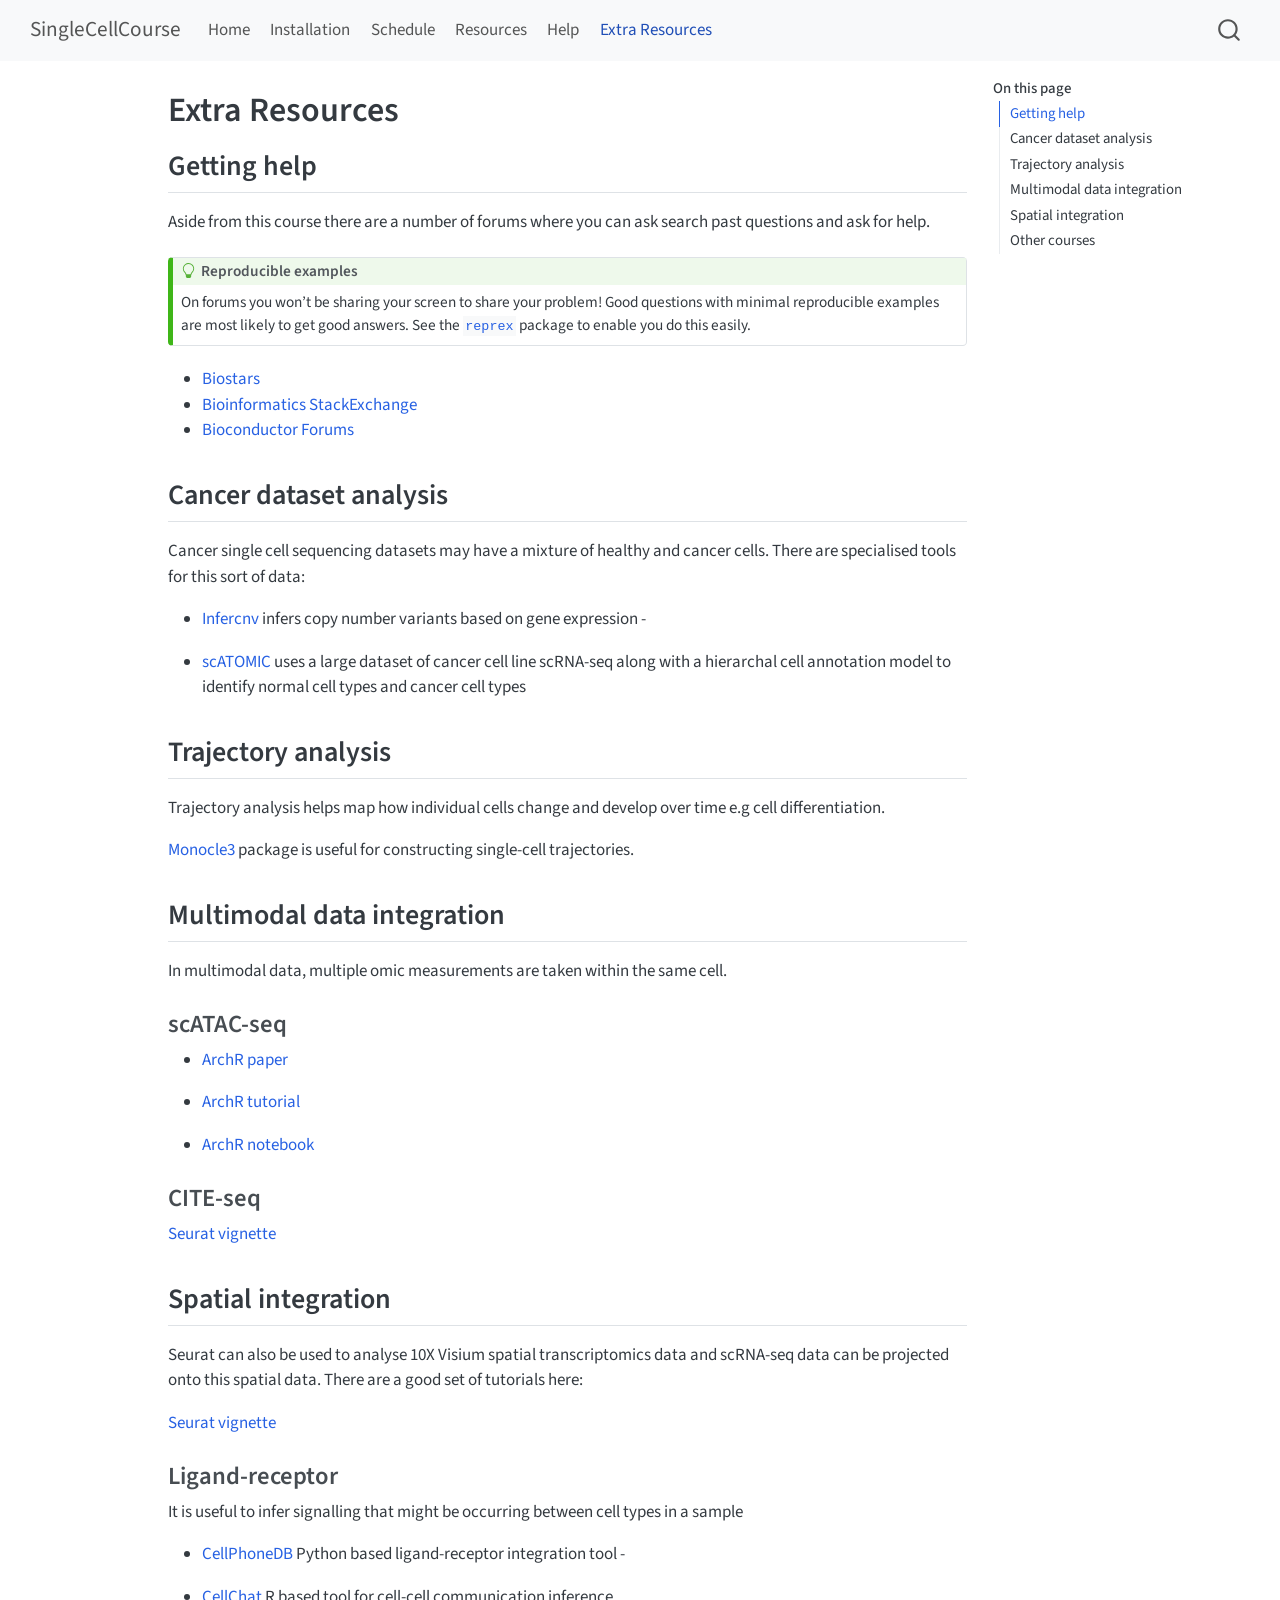
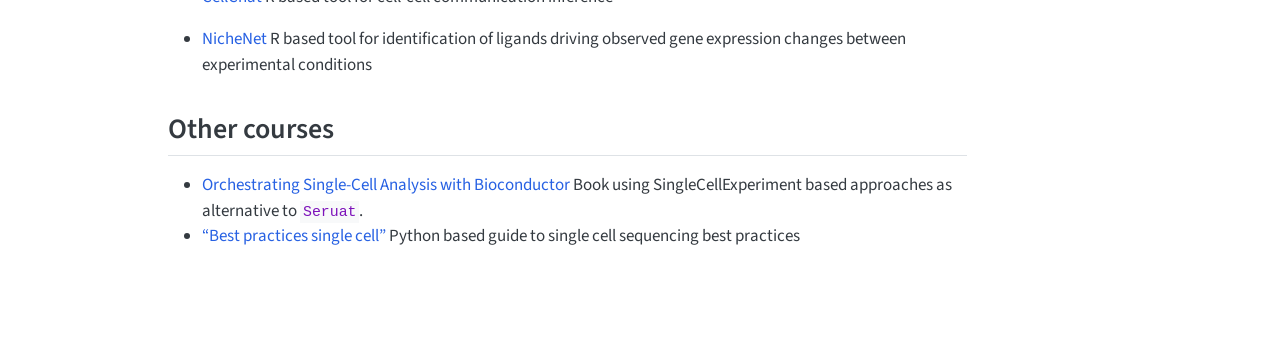
<file: extra.html>
<!DOCTYPE html>
<html xmlns="http://www.w3.org/1999/xhtml" lang="en" xml:lang="en"><head>

<meta charset="utf-8">
<meta name="generator" content="quarto-1.6.36">

<meta name="viewport" content="width=device-width, initial-scale=1.0, user-scalable=yes">


<title>Extra Resources – SingleCellCourse</title>
<style>
code{white-space: pre-wrap;}
span.smallcaps{font-variant: small-caps;}
div.columns{display: flex; gap: min(4vw, 1.5em);}
div.column{flex: auto; overflow-x: auto;}
div.hanging-indent{margin-left: 1.5em; text-indent: -1.5em;}
ul.task-list{list-style: none;}
ul.task-list li input[type="checkbox"] {
  width: 0.8em;
  margin: 0 0.8em 0.2em -1em; /* quarto-specific, see https://github.com/quarto-dev/quarto-cli/issues/4556 */ 
  vertical-align: middle;
}
</style>


<script src="site_libs/quarto-nav/quarto-nav.js"></script>
<script src="site_libs/quarto-nav/headroom.min.js"></script>
<script src="site_libs/clipboard/clipboard.min.js"></script>
<script src="site_libs/quarto-search/autocomplete.umd.js"></script>
<script src="site_libs/quarto-search/fuse.min.js"></script>
<script src="site_libs/quarto-search/quarto-search.js"></script>
<meta name="quarto:offset" content="./">
<script src="site_libs/quarto-html/quarto.js"></script>
<script src="site_libs/quarto-html/popper.min.js"></script>
<script src="site_libs/quarto-html/tippy.umd.min.js"></script>
<script src="site_libs/quarto-html/anchor.min.js"></script>
<link href="site_libs/quarto-html/tippy.css" rel="stylesheet">
<link href="site_libs/quarto-html/quarto-syntax-highlighting-01c78b5cd655e4cd89133cf59d535862.css" rel="stylesheet" id="quarto-text-highlighting-styles">
<script src="site_libs/bootstrap/bootstrap.min.js"></script>
<link href="site_libs/bootstrap/bootstrap-icons.css" rel="stylesheet">
<link href="site_libs/bootstrap/bootstrap-e157c13761f5bd5c69499df0a1863a73.min.css" rel="stylesheet" append-hash="true" id="quarto-bootstrap" data-mode="light">
<script id="quarto-search-options" type="application/json">{
  "location": "navbar",
  "copy-button": false,
  "collapse-after": 3,
  "panel-placement": "end",
  "type": "overlay",
  "limit": 50,
  "keyboard-shortcut": [
    "f",
    "/",
    "s"
  ],
  "show-item-context": false,
  "language": {
    "search-no-results-text": "No results",
    "search-matching-documents-text": "matching documents",
    "search-copy-link-title": "Copy link to search",
    "search-hide-matches-text": "Hide additional matches",
    "search-more-match-text": "more match in this document",
    "search-more-matches-text": "more matches in this document",
    "search-clear-button-title": "Clear",
    "search-text-placeholder": "",
    "search-detached-cancel-button-title": "Cancel",
    "search-submit-button-title": "Submit",
    "search-label": "Search"
  }
}</script>


<link rel="stylesheet" href="styles.css">
</head>

<body class="nav-fixed">

<div id="quarto-search-results"></div>
  <header id="quarto-header" class="headroom fixed-top">
    <nav class="navbar navbar-expand-lg " data-bs-theme="dark">
      <div class="navbar-container container-fluid">
      <div class="navbar-brand-container mx-auto">
    <a class="navbar-brand" href="./index.html">
    <span class="navbar-title">SingleCellCourse</span>
    </a>
  </div>
            <div id="quarto-search" class="" title="Search"></div>
          <button class="navbar-toggler" type="button" data-bs-toggle="collapse" data-bs-target="#navbarCollapse" aria-controls="navbarCollapse" role="menu" aria-expanded="false" aria-label="Toggle navigation" onclick="if (window.quartoToggleHeadroom) { window.quartoToggleHeadroom(); }">
  <span class="navbar-toggler-icon"></span>
</button>
          <div class="collapse navbar-collapse" id="navbarCollapse">
            <ul class="navbar-nav navbar-nav-scroll me-auto">
  <li class="nav-item">
    <a class="nav-link" href="./index.html"> 
<span class="menu-text">Home</span></a>
  </li>  
  <li class="nav-item">
    <a class="nav-link" href="./install.html"> 
<span class="menu-text">Installation</span></a>
  </li>  
  <li class="nav-item">
    <a class="nav-link" href="./schedule.html"> 
<span class="menu-text">Schedule</span></a>
  </li>  
  <li class="nav-item">
    <a class="nav-link" href="./resources.html"> 
<span class="menu-text">Resources</span></a>
  </li>  
  <li class="nav-item">
    <a class="nav-link" href="./help.html"> 
<span class="menu-text">Help</span></a>
  </li>  
  <li class="nav-item">
    <a class="nav-link active" href="./extra.html" aria-current="page"> 
<span class="menu-text">Extra Resources</span></a>
  </li>  
</ul>
          </div> <!-- /navcollapse -->
            <div class="quarto-navbar-tools">
</div>
      </div> <!-- /container-fluid -->
    </nav>
</header>
<!-- content -->
<div id="quarto-content" class="quarto-container page-columns page-rows-contents page-layout-article page-navbar">
<!-- sidebar -->
<!-- margin-sidebar -->
    <div id="quarto-margin-sidebar" class="sidebar margin-sidebar">
        <nav id="TOC" role="doc-toc" class="toc-active">
    <h2 id="toc-title">On this page</h2>
   
  <ul>
  <li><a href="#getting-help" id="toc-getting-help" class="nav-link active" data-scroll-target="#getting-help">Getting help</a></li>
  <li><a href="#cancer-dataset-analysis" id="toc-cancer-dataset-analysis" class="nav-link" data-scroll-target="#cancer-dataset-analysis">Cancer dataset analysis</a></li>
  <li><a href="#trajectory-analysis" id="toc-trajectory-analysis" class="nav-link" data-scroll-target="#trajectory-analysis">Trajectory analysis</a></li>
  <li><a href="#multimodal-data-integration" id="toc-multimodal-data-integration" class="nav-link" data-scroll-target="#multimodal-data-integration">Multimodal data integration</a>
  <ul>
  <li><a href="#scatac-seq" id="toc-scatac-seq" class="nav-link" data-scroll-target="#scatac-seq">scATAC-seq</a></li>
  <li><a href="#cite-seq" id="toc-cite-seq" class="nav-link" data-scroll-target="#cite-seq">CITE-seq</a></li>
  </ul></li>
  <li><a href="#spatial-integration" id="toc-spatial-integration" class="nav-link" data-scroll-target="#spatial-integration">Spatial integration</a>
  <ul>
  <li><a href="#ligand-receptor" id="toc-ligand-receptor" class="nav-link" data-scroll-target="#ligand-receptor">Ligand-receptor</a></li>
  </ul></li>
  <li><a href="#other-courses" id="toc-other-courses" class="nav-link" data-scroll-target="#other-courses">Other courses</a></li>
  </ul>
</nav>
    </div>
<!-- main -->
<main class="content" id="quarto-document-content">

<header id="title-block-header" class="quarto-title-block default">
<div class="quarto-title">
<h1 class="title">Extra Resources</h1>
</div>



<div class="quarto-title-meta">

    
  
    
  </div>
  


</header>


<section id="getting-help" class="level2">
<h2 class="anchored" data-anchor-id="getting-help">Getting help</h2>
<p>Aside from this course there are a number of forums where you can ask search past questions and ask for help.</p>
<div class="callout callout-style-default callout-tip callout-titled">
<div class="callout-header d-flex align-content-center">
<div class="callout-icon-container">
<i class="callout-icon"></i>
</div>
<div class="callout-title-container flex-fill">
Reproducible examples
</div>
</div>
<div class="callout-body-container callout-body">
<p>On forums you won’t be sharing your screen to share your problem! Good questions with minimal reproducible examples are most likely to get good answers. See the <a href="https://reprex.tidyverse.org/"><code>reprex</code></a> package to enable you do this easily.</p>
</div>
</div>
<ul>
<li><a href="https://www.biostars.org/">Biostars</a></li>
<li><a href="https://bioinformatics.stackexchange.com/">Bioinformatics StackExchange</a></li>
<li><a href="https://support.bioconductor.org/">Bioconductor Forums</a></li>
</ul>
</section>
<section id="cancer-dataset-analysis" class="level2">
<h2 class="anchored" data-anchor-id="cancer-dataset-analysis">Cancer dataset analysis</h2>
<p>Cancer single cell sequencing datasets may have a mixture of healthy and cancer cells. There are specialised tools for this sort of data:</p>
<ul>
<li><p><a href="https://github.com/broadinstitute/infercnv">Infercnv</a> infers copy number variants based on gene expression -</p></li>
<li><p><a href="https://github.com/abelson-lab/scATOMIC">scATOMIC</a> uses a large dataset of cancer cell line scRNA-seq along with a hierarchal cell annotation model to identify normal cell types and cancer cell types</p></li>
</ul>
</section>
<section id="trajectory-analysis" class="level2">
<h2 class="anchored" data-anchor-id="trajectory-analysis">Trajectory analysis</h2>
<p>Trajectory analysis helps map how individual cells change and develop over time e.g cell differentiation.</p>
<p><a href="https://cole-trapnell-lab.github.io/monocle3/docs/trajectories/">Monocle3</a> package is useful for constructing single-cell trajectories.</p>
</section>
<section id="multimodal-data-integration" class="level2">
<h2 class="anchored" data-anchor-id="multimodal-data-integration">Multimodal data integration</h2>
<p>In multimodal data, multiple omic measurements are taken within the same cell.</p>
<section id="scatac-seq" class="level3">
<h3 class="anchored" data-anchor-id="scatac-seq">scATAC-seq</h3>
<ul>
<li><p><a href="https://www.nature.com/articles/s41588-021-00790-6">ArchR paper</a></p></li>
<li><p><a href="https://www.archrproject.com/bookdown/index.html">ArchR tutorial</a></p></li>
<li><p><a href="https://github.com/galib36/NorthernBUG13_multiome_workshop/blob/main/Northern_BUG_workshop.ipynb">ArchR notebook</a></p></li>
</ul>
</section>
<section id="cite-seq" class="level3">
<h3 class="anchored" data-anchor-id="cite-seq">CITE-seq</h3>
<p><a href="https://satijalab.org/seurat/articles/multimodal_vignette">Seurat vignette</a></p>
</section>
</section>
<section id="spatial-integration" class="level2">
<h2 class="anchored" data-anchor-id="spatial-integration">Spatial integration</h2>
<p>Seurat can also be used to analyse 10X Visium spatial transcriptomics data and scRNA-seq data can be projected onto this spatial data. There are a good set of tutorials here:</p>
<p><a href="https://satijalab.org/seurat/articles/spatial_vignette">Seurat vignette</a></p>
<section id="ligand-receptor" class="level3">
<h3 class="anchored" data-anchor-id="ligand-receptor">Ligand-receptor</h3>
<p>It is useful to infer signalling that might be occurring between cell types in a sample</p>
<ul>
<li><p><a href="https://cellphonedb.readthedocs.io/en/latest">CellPhoneDB</a> Python based ligand-receptor integration tool -</p></li>
<li><p><a href="https://github.com/sqjin/CellChat">CellChat</a> R based tool for cell-cell communication inference</p></li>
<li><p><a href="https://github.com/saeyslab/nichenetr">NicheNet</a> R based tool for identification of ligands driving observed gene expression changes between experimental conditions</p></li>
</ul>
</section>
</section>
<section id="other-courses" class="level2">
<h2 class="anchored" data-anchor-id="other-courses">Other courses</h2>
<ul>
<li><a href="https://bioconductor.org/books/release/OSCA/">Orchestrating Single-Cell Analysis with Bioconductor</a> Book using SingleCellExperiment based approaches as alternative to <code>Seruat</code>.</li>
<li><a href="https://www.sc-best-practices.org/">“Best practices single cell”</a> Python based guide to single cell sequencing best practices</li>
</ul>


</section>

</main> <!-- /main -->
<script id="quarto-html-after-body" type="application/javascript">
window.document.addEventListener("DOMContentLoaded", function (event) {
  const toggleBodyColorMode = (bsSheetEl) => {
    const mode = bsSheetEl.getAttribute("data-mode");
    const bodyEl = window.document.querySelector("body");
    if (mode === "dark") {
      bodyEl.classList.add("quarto-dark");
      bodyEl.classList.remove("quarto-light");
    } else {
      bodyEl.classList.add("quarto-light");
      bodyEl.classList.remove("quarto-dark");
    }
  }
  const toggleBodyColorPrimary = () => {
    const bsSheetEl = window.document.querySelector("link#quarto-bootstrap");
    if (bsSheetEl) {
      toggleBodyColorMode(bsSheetEl);
    }
  }
  toggleBodyColorPrimary();  
  const icon = "";
  const anchorJS = new window.AnchorJS();
  anchorJS.options = {
    placement: 'right',
    icon: icon
  };
  anchorJS.add('.anchored');
  const isCodeAnnotation = (el) => {
    for (const clz of el.classList) {
      if (clz.startsWith('code-annotation-')) {                     
        return true;
      }
    }
    return false;
  }
  const onCopySuccess = function(e) {
    // button target
    const button = e.trigger;
    // don't keep focus
    button.blur();
    // flash "checked"
    button.classList.add('code-copy-button-checked');
    var currentTitle = button.getAttribute("title");
    button.setAttribute("title", "Copied!");
    let tooltip;
    if (window.bootstrap) {
      button.setAttribute("data-bs-toggle", "tooltip");
      button.setAttribute("data-bs-placement", "left");
      button.setAttribute("data-bs-title", "Copied!");
      tooltip = new bootstrap.Tooltip(button, 
        { trigger: "manual", 
          customClass: "code-copy-button-tooltip",
          offset: [0, -8]});
      tooltip.show();    
    }
    setTimeout(function() {
      if (tooltip) {
        tooltip.hide();
        button.removeAttribute("data-bs-title");
        button.removeAttribute("data-bs-toggle");
        button.removeAttribute("data-bs-placement");
      }
      button.setAttribute("title", currentTitle);
      button.classList.remove('code-copy-button-checked');
    }, 1000);
    // clear code selection
    e.clearSelection();
  }
  const getTextToCopy = function(trigger) {
      const codeEl = trigger.previousElementSibling.cloneNode(true);
      for (const childEl of codeEl.children) {
        if (isCodeAnnotation(childEl)) {
          childEl.remove();
        }
      }
      return codeEl.innerText;
  }
  const clipboard = new window.ClipboardJS('.code-copy-button:not([data-in-quarto-modal])', {
    text: getTextToCopy
  });
  clipboard.on('success', onCopySuccess);
  if (window.document.getElementById('quarto-embedded-source-code-modal')) {
    const clipboardModal = new window.ClipboardJS('.code-copy-button[data-in-quarto-modal]', {
      text: getTextToCopy,
      container: window.document.getElementById('quarto-embedded-source-code-modal')
    });
    clipboardModal.on('success', onCopySuccess);
  }
    var localhostRegex = new RegExp(/^(?:http|https):\/\/localhost\:?[0-9]*\//);
    var mailtoRegex = new RegExp(/^mailto:/);
      var filterRegex = new RegExp("https:\/\/CBFLivUni\.github\.io\/SingleCellCourseWebsite\/");
    var isInternal = (href) => {
        return filterRegex.test(href) || localhostRegex.test(href) || mailtoRegex.test(href);
    }
    // Inspect non-navigation links and adorn them if external
 	var links = window.document.querySelectorAll('a[href]:not(.nav-link):not(.navbar-brand):not(.toc-action):not(.sidebar-link):not(.sidebar-item-toggle):not(.pagination-link):not(.no-external):not([aria-hidden]):not(.dropdown-item):not(.quarto-navigation-tool):not(.about-link)');
    for (var i=0; i<links.length; i++) {
      const link = links[i];
      if (!isInternal(link.href)) {
        // undo the damage that might have been done by quarto-nav.js in the case of
        // links that we want to consider external
        if (link.dataset.originalHref !== undefined) {
          link.href = link.dataset.originalHref;
        }
      }
    }
  function tippyHover(el, contentFn, onTriggerFn, onUntriggerFn) {
    const config = {
      allowHTML: true,
      maxWidth: 500,
      delay: 100,
      arrow: false,
      appendTo: function(el) {
          return el.parentElement;
      },
      interactive: true,
      interactiveBorder: 10,
      theme: 'quarto',
      placement: 'bottom-start',
    };
    if (contentFn) {
      config.content = contentFn;
    }
    if (onTriggerFn) {
      config.onTrigger = onTriggerFn;
    }
    if (onUntriggerFn) {
      config.onUntrigger = onUntriggerFn;
    }
    window.tippy(el, config); 
  }
  const noterefs = window.document.querySelectorAll('a[role="doc-noteref"]');
  for (var i=0; i<noterefs.length; i++) {
    const ref = noterefs[i];
    tippyHover(ref, function() {
      // use id or data attribute instead here
      let href = ref.getAttribute('data-footnote-href') || ref.getAttribute('href');
      try { href = new URL(href).hash; } catch {}
      const id = href.replace(/^#\/?/, "");
      const note = window.document.getElementById(id);
      if (note) {
        return note.innerHTML;
      } else {
        return "";
      }
    });
  }
  const xrefs = window.document.querySelectorAll('a.quarto-xref');
  const processXRef = (id, note) => {
    // Strip column container classes
    const stripColumnClz = (el) => {
      el.classList.remove("page-full", "page-columns");
      if (el.children) {
        for (const child of el.children) {
          stripColumnClz(child);
        }
      }
    }
    stripColumnClz(note)
    if (id === null || id.startsWith('sec-')) {
      // Special case sections, only their first couple elements
      const container = document.createElement("div");
      if (note.children && note.children.length > 2) {
        container.appendChild(note.children[0].cloneNode(true));
        for (let i = 1; i < note.children.length; i++) {
          const child = note.children[i];
          if (child.tagName === "P" && child.innerText === "") {
            continue;
          } else {
            container.appendChild(child.cloneNode(true));
            break;
          }
        }
        if (window.Quarto?.typesetMath) {
          window.Quarto.typesetMath(container);
        }
        return container.innerHTML
      } else {
        if (window.Quarto?.typesetMath) {
          window.Quarto.typesetMath(note);
        }
        return note.innerHTML;
      }
    } else {
      // Remove any anchor links if they are present
      const anchorLink = note.querySelector('a.anchorjs-link');
      if (anchorLink) {
        anchorLink.remove();
      }
      if (window.Quarto?.typesetMath) {
        window.Quarto.typesetMath(note);
      }
      if (note.classList.contains("callout")) {
        return note.outerHTML;
      } else {
        return note.innerHTML;
      }
    }
  }
  for (var i=0; i<xrefs.length; i++) {
    const xref = xrefs[i];
    tippyHover(xref, undefined, function(instance) {
      instance.disable();
      let url = xref.getAttribute('href');
      let hash = undefined; 
      if (url.startsWith('#')) {
        hash = url;
      } else {
        try { hash = new URL(url).hash; } catch {}
      }
      if (hash) {
        const id = hash.replace(/^#\/?/, "");
        const note = window.document.getElementById(id);
        if (note !== null) {
          try {
            const html = processXRef(id, note.cloneNode(true));
            instance.setContent(html);
          } finally {
            instance.enable();
            instance.show();
          }
        } else {
          // See if we can fetch this
          fetch(url.split('#')[0])
          .then(res => res.text())
          .then(html => {
            const parser = new DOMParser();
            const htmlDoc = parser.parseFromString(html, "text/html");
            const note = htmlDoc.getElementById(id);
            if (note !== null) {
              const html = processXRef(id, note);
              instance.setContent(html);
            } 
          }).finally(() => {
            instance.enable();
            instance.show();
          });
        }
      } else {
        // See if we can fetch a full url (with no hash to target)
        // This is a special case and we should probably do some content thinning / targeting
        fetch(url)
        .then(res => res.text())
        .then(html => {
          const parser = new DOMParser();
          const htmlDoc = parser.parseFromString(html, "text/html");
          const note = htmlDoc.querySelector('main.content');
          if (note !== null) {
            // This should only happen for chapter cross references
            // (since there is no id in the URL)
            // remove the first header
            if (note.children.length > 0 && note.children[0].tagName === "HEADER") {
              note.children[0].remove();
            }
            const html = processXRef(null, note);
            instance.setContent(html);
          } 
        }).finally(() => {
          instance.enable();
          instance.show();
        });
      }
    }, function(instance) {
    });
  }
      let selectedAnnoteEl;
      const selectorForAnnotation = ( cell, annotation) => {
        let cellAttr = 'data-code-cell="' + cell + '"';
        let lineAttr = 'data-code-annotation="' +  annotation + '"';
        const selector = 'span[' + cellAttr + '][' + lineAttr + ']';
        return selector;
      }
      const selectCodeLines = (annoteEl) => {
        const doc = window.document;
        const targetCell = annoteEl.getAttribute("data-target-cell");
        const targetAnnotation = annoteEl.getAttribute("data-target-annotation");
        const annoteSpan = window.document.querySelector(selectorForAnnotation(targetCell, targetAnnotation));
        const lines = annoteSpan.getAttribute("data-code-lines").split(",");
        const lineIds = lines.map((line) => {
          return targetCell + "-" + line;
        })
        let top = null;
        let height = null;
        let parent = null;
        if (lineIds.length > 0) {
            //compute the position of the single el (top and bottom and make a div)
            const el = window.document.getElementById(lineIds[0]);
            top = el.offsetTop;
            height = el.offsetHeight;
            parent = el.parentElement.parentElement;
          if (lineIds.length > 1) {
            const lastEl = window.document.getElementById(lineIds[lineIds.length - 1]);
            const bottom = lastEl.offsetTop + lastEl.offsetHeight;
            height = bottom - top;
          }
          if (top !== null && height !== null && parent !== null) {
            // cook up a div (if necessary) and position it 
            let div = window.document.getElementById("code-annotation-line-highlight");
            if (div === null) {
              div = window.document.createElement("div");
              div.setAttribute("id", "code-annotation-line-highlight");
              div.style.position = 'absolute';
              parent.appendChild(div);
            }
            div.style.top = top - 2 + "px";
            div.style.height = height + 4 + "px";
            div.style.left = 0;
            let gutterDiv = window.document.getElementById("code-annotation-line-highlight-gutter");
            if (gutterDiv === null) {
              gutterDiv = window.document.createElement("div");
              gutterDiv.setAttribute("id", "code-annotation-line-highlight-gutter");
              gutterDiv.style.position = 'absolute';
              const codeCell = window.document.getElementById(targetCell);
              const gutter = codeCell.querySelector('.code-annotation-gutter');
              gutter.appendChild(gutterDiv);
            }
            gutterDiv.style.top = top - 2 + "px";
            gutterDiv.style.height = height + 4 + "px";
          }
          selectedAnnoteEl = annoteEl;
        }
      };
      const unselectCodeLines = () => {
        const elementsIds = ["code-annotation-line-highlight", "code-annotation-line-highlight-gutter"];
        elementsIds.forEach((elId) => {
          const div = window.document.getElementById(elId);
          if (div) {
            div.remove();
          }
        });
        selectedAnnoteEl = undefined;
      };
        // Handle positioning of the toggle
    window.addEventListener(
      "resize",
      throttle(() => {
        elRect = undefined;
        if (selectedAnnoteEl) {
          selectCodeLines(selectedAnnoteEl);
        }
      }, 10)
    );
    function throttle(fn, ms) {
    let throttle = false;
    let timer;
      return (...args) => {
        if(!throttle) { // first call gets through
            fn.apply(this, args);
            throttle = true;
        } else { // all the others get throttled
            if(timer) clearTimeout(timer); // cancel #2
            timer = setTimeout(() => {
              fn.apply(this, args);
              timer = throttle = false;
            }, ms);
        }
      };
    }
      // Attach click handler to the DT
      const annoteDls = window.document.querySelectorAll('dt[data-target-cell]');
      for (const annoteDlNode of annoteDls) {
        annoteDlNode.addEventListener('click', (event) => {
          const clickedEl = event.target;
          if (clickedEl !== selectedAnnoteEl) {
            unselectCodeLines();
            const activeEl = window.document.querySelector('dt[data-target-cell].code-annotation-active');
            if (activeEl) {
              activeEl.classList.remove('code-annotation-active');
            }
            selectCodeLines(clickedEl);
            clickedEl.classList.add('code-annotation-active');
          } else {
            // Unselect the line
            unselectCodeLines();
            clickedEl.classList.remove('code-annotation-active');
          }
        });
      }
  const findCites = (el) => {
    const parentEl = el.parentElement;
    if (parentEl) {
      const cites = parentEl.dataset.cites;
      if (cites) {
        return {
          el,
          cites: cites.split(' ')
        };
      } else {
        return findCites(el.parentElement)
      }
    } else {
      return undefined;
    }
  };
  var bibliorefs = window.document.querySelectorAll('a[role="doc-biblioref"]');
  for (var i=0; i<bibliorefs.length; i++) {
    const ref = bibliorefs[i];
    const citeInfo = findCites(ref);
    if (citeInfo) {
      tippyHover(citeInfo.el, function() {
        var popup = window.document.createElement('div');
        citeInfo.cites.forEach(function(cite) {
          var citeDiv = window.document.createElement('div');
          citeDiv.classList.add('hanging-indent');
          citeDiv.classList.add('csl-entry');
          var biblioDiv = window.document.getElementById('ref-' + cite);
          if (biblioDiv) {
            citeDiv.innerHTML = biblioDiv.innerHTML;
          }
          popup.appendChild(citeDiv);
        });
        return popup.innerHTML;
      });
    }
  }
});
</script>
</div> <!-- /content -->




</body></html>
</file>
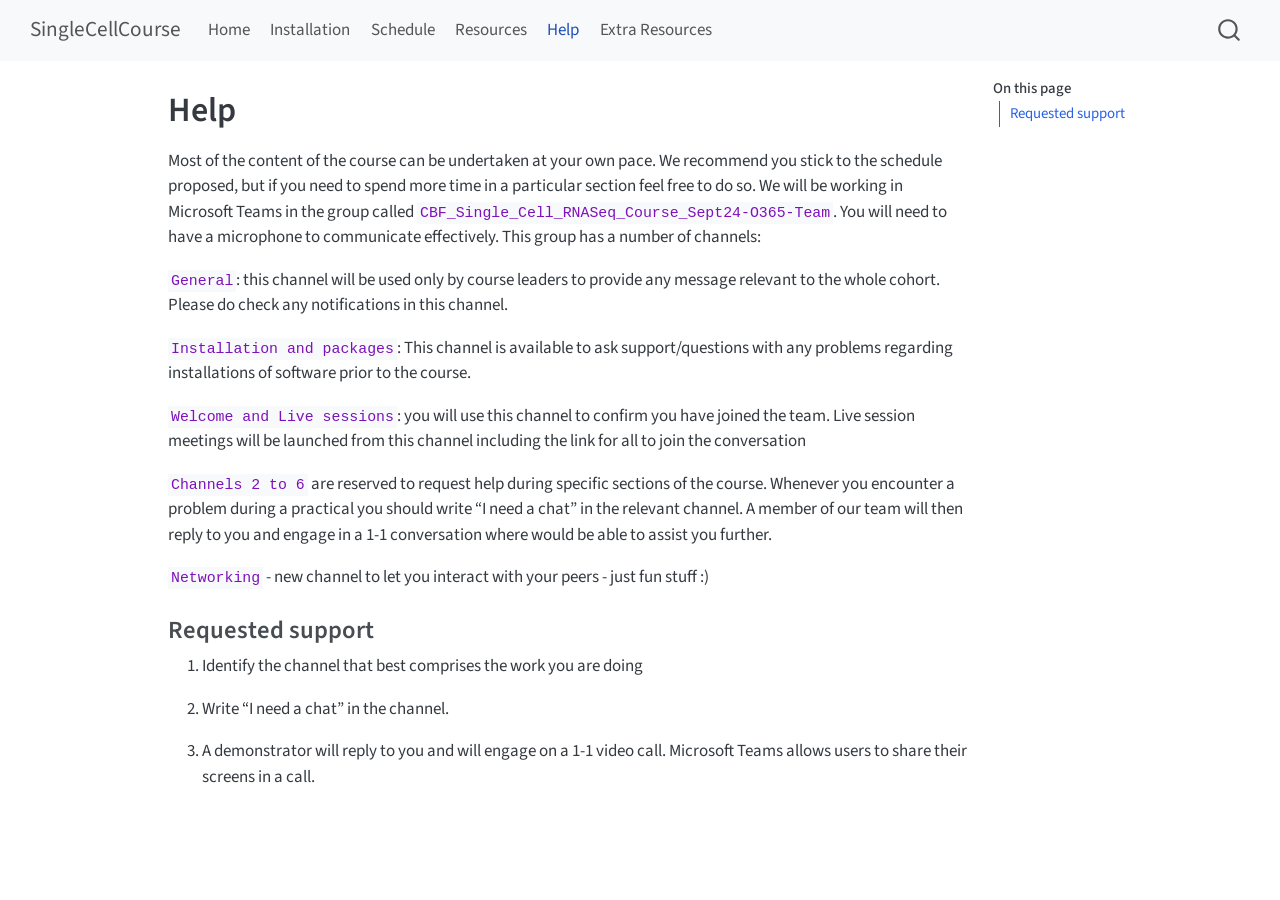
<file: help.html>
<!DOCTYPE html>
<html xmlns="http://www.w3.org/1999/xhtml" lang="en" xml:lang="en"><head>

<meta charset="utf-8">
<meta name="generator" content="quarto-1.6.36">

<meta name="viewport" content="width=device-width, initial-scale=1.0, user-scalable=yes">


<title>Help – SingleCellCourse</title>
<style>
code{white-space: pre-wrap;}
span.smallcaps{font-variant: small-caps;}
div.columns{display: flex; gap: min(4vw, 1.5em);}
div.column{flex: auto; overflow-x: auto;}
div.hanging-indent{margin-left: 1.5em; text-indent: -1.5em;}
ul.task-list{list-style: none;}
ul.task-list li input[type="checkbox"] {
  width: 0.8em;
  margin: 0 0.8em 0.2em -1em; /* quarto-specific, see https://github.com/quarto-dev/quarto-cli/issues/4556 */ 
  vertical-align: middle;
}
</style>


<script src="site_libs/quarto-nav/quarto-nav.js"></script>
<script src="site_libs/quarto-nav/headroom.min.js"></script>
<script src="site_libs/clipboard/clipboard.min.js"></script>
<script src="site_libs/quarto-search/autocomplete.umd.js"></script>
<script src="site_libs/quarto-search/fuse.min.js"></script>
<script src="site_libs/quarto-search/quarto-search.js"></script>
<meta name="quarto:offset" content="./">
<script src="site_libs/quarto-html/quarto.js"></script>
<script src="site_libs/quarto-html/popper.min.js"></script>
<script src="site_libs/quarto-html/tippy.umd.min.js"></script>
<script src="site_libs/quarto-html/anchor.min.js"></script>
<link href="site_libs/quarto-html/tippy.css" rel="stylesheet">
<link href="site_libs/quarto-html/quarto-syntax-highlighting-01c78b5cd655e4cd89133cf59d535862.css" rel="stylesheet" id="quarto-text-highlighting-styles">
<script src="site_libs/bootstrap/bootstrap.min.js"></script>
<link href="site_libs/bootstrap/bootstrap-icons.css" rel="stylesheet">
<link href="site_libs/bootstrap/bootstrap-e157c13761f5bd5c69499df0a1863a73.min.css" rel="stylesheet" append-hash="true" id="quarto-bootstrap" data-mode="light">
<script id="quarto-search-options" type="application/json">{
  "location": "navbar",
  "copy-button": false,
  "collapse-after": 3,
  "panel-placement": "end",
  "type": "overlay",
  "limit": 50,
  "keyboard-shortcut": [
    "f",
    "/",
    "s"
  ],
  "show-item-context": false,
  "language": {
    "search-no-results-text": "No results",
    "search-matching-documents-text": "matching documents",
    "search-copy-link-title": "Copy link to search",
    "search-hide-matches-text": "Hide additional matches",
    "search-more-match-text": "more match in this document",
    "search-more-matches-text": "more matches in this document",
    "search-clear-button-title": "Clear",
    "search-text-placeholder": "",
    "search-detached-cancel-button-title": "Cancel",
    "search-submit-button-title": "Submit",
    "search-label": "Search"
  }
}</script>


<link rel="stylesheet" href="styles.css">
</head>

<body class="nav-fixed">

<div id="quarto-search-results"></div>
  <header id="quarto-header" class="headroom fixed-top">
    <nav class="navbar navbar-expand-lg " data-bs-theme="dark">
      <div class="navbar-container container-fluid">
      <div class="navbar-brand-container mx-auto">
    <a class="navbar-brand" href="./index.html">
    <span class="navbar-title">SingleCellCourse</span>
    </a>
  </div>
            <div id="quarto-search" class="" title="Search"></div>
          <button class="navbar-toggler" type="button" data-bs-toggle="collapse" data-bs-target="#navbarCollapse" aria-controls="navbarCollapse" role="menu" aria-expanded="false" aria-label="Toggle navigation" onclick="if (window.quartoToggleHeadroom) { window.quartoToggleHeadroom(); }">
  <span class="navbar-toggler-icon"></span>
</button>
          <div class="collapse navbar-collapse" id="navbarCollapse">
            <ul class="navbar-nav navbar-nav-scroll me-auto">
  <li class="nav-item">
    <a class="nav-link" href="./index.html"> 
<span class="menu-text">Home</span></a>
  </li>  
  <li class="nav-item">
    <a class="nav-link" href="./install.html"> 
<span class="menu-text">Installation</span></a>
  </li>  
  <li class="nav-item">
    <a class="nav-link" href="./schedule.html"> 
<span class="menu-text">Schedule</span></a>
  </li>  
  <li class="nav-item">
    <a class="nav-link" href="./resources.html"> 
<span class="menu-text">Resources</span></a>
  </li>  
  <li class="nav-item">
    <a class="nav-link active" href="./help.html" aria-current="page"> 
<span class="menu-text">Help</span></a>
  </li>  
  <li class="nav-item">
    <a class="nav-link" href="./extra.html"> 
<span class="menu-text">Extra Resources</span></a>
  </li>  
</ul>
          </div> <!-- /navcollapse -->
            <div class="quarto-navbar-tools">
</div>
      </div> <!-- /container-fluid -->
    </nav>
</header>
<!-- content -->
<div id="quarto-content" class="quarto-container page-columns page-rows-contents page-layout-article page-navbar">
<!-- sidebar -->
<!-- margin-sidebar -->
    <div id="quarto-margin-sidebar" class="sidebar margin-sidebar">
        <nav id="TOC" role="doc-toc" class="toc-active">
    <h2 id="toc-title">On this page</h2>
   
  <ul>
  <li><a href="#requested-support" id="toc-requested-support" class="nav-link active" data-scroll-target="#requested-support">Requested support</a></li>
  </ul>
</nav>
    </div>
<!-- main -->
<main class="content" id="quarto-document-content">

<header id="title-block-header" class="quarto-title-block default">
<div class="quarto-title">
<h1 class="title">Help</h1>
</div>



<div class="quarto-title-meta">

    
  
    
  </div>
  


</header>


<p>Most of the content of the course can be undertaken at your own pace. We recommend you stick to the schedule proposed, but if you need to spend more time in a particular section feel free to do so. We will be working in Microsoft Teams in the group called <code>CBF_Single_Cell_RNASeq_Course_Sept24-O365-Team</code>. You will need to have a microphone to communicate effectively. This group has a number of channels:</p>
<p><code>General</code>: this channel will be used only by course leaders to provide any message relevant to the whole cohort. Please do check any notifications in this channel.</p>
<p><code>Installation and packages</code>: This channel is available to ask support/questions with any problems regarding installations of software prior to the course.</p>
<p><code>Welcome and Live sessions</code>: you will use this channel to confirm you have joined the team. Live session meetings will be launched from this channel including the link for all to join the conversation</p>
<p><code>Channels 2 to 6</code> are reserved to request help during specific sections of the course. Whenever you encounter a problem during a practical you should write “I need a chat” in the relevant channel. A member of our team will then reply to you and engage in a 1-1 conversation where would be able to assist you further.</p>
<p><code>Networking</code> - new channel to let you interact with your peers - just fun stuff :)</p>
<section id="requested-support" class="level3">
<h3 class="anchored" data-anchor-id="requested-support">Requested support</h3>
<ol type="1">
<li><p>Identify the channel that best comprises the work you are doing</p></li>
<li><p>Write “I need a chat” in the channel.</p></li>
<li><p>A demonstrator will reply to you and will engage on a 1-1 video call. Microsoft Teams allows users to share their screens in a call.</p></li>
</ol>


</section>

</main> <!-- /main -->
<script id="quarto-html-after-body" type="application/javascript">
window.document.addEventListener("DOMContentLoaded", function (event) {
  const toggleBodyColorMode = (bsSheetEl) => {
    const mode = bsSheetEl.getAttribute("data-mode");
    const bodyEl = window.document.querySelector("body");
    if (mode === "dark") {
      bodyEl.classList.add("quarto-dark");
      bodyEl.classList.remove("quarto-light");
    } else {
      bodyEl.classList.add("quarto-light");
      bodyEl.classList.remove("quarto-dark");
    }
  }
  const toggleBodyColorPrimary = () => {
    const bsSheetEl = window.document.querySelector("link#quarto-bootstrap");
    if (bsSheetEl) {
      toggleBodyColorMode(bsSheetEl);
    }
  }
  toggleBodyColorPrimary();  
  const icon = "";
  const anchorJS = new window.AnchorJS();
  anchorJS.options = {
    placement: 'right',
    icon: icon
  };
  anchorJS.add('.anchored');
  const isCodeAnnotation = (el) => {
    for (const clz of el.classList) {
      if (clz.startsWith('code-annotation-')) {                     
        return true;
      }
    }
    return false;
  }
  const onCopySuccess = function(e) {
    // button target
    const button = e.trigger;
    // don't keep focus
    button.blur();
    // flash "checked"
    button.classList.add('code-copy-button-checked');
    var currentTitle = button.getAttribute("title");
    button.setAttribute("title", "Copied!");
    let tooltip;
    if (window.bootstrap) {
      button.setAttribute("data-bs-toggle", "tooltip");
      button.setAttribute("data-bs-placement", "left");
      button.setAttribute("data-bs-title", "Copied!");
      tooltip = new bootstrap.Tooltip(button, 
        { trigger: "manual", 
          customClass: "code-copy-button-tooltip",
          offset: [0, -8]});
      tooltip.show();    
    }
    setTimeout(function() {
      if (tooltip) {
        tooltip.hide();
        button.removeAttribute("data-bs-title");
        button.removeAttribute("data-bs-toggle");
        button.removeAttribute("data-bs-placement");
      }
      button.setAttribute("title", currentTitle);
      button.classList.remove('code-copy-button-checked');
    }, 1000);
    // clear code selection
    e.clearSelection();
  }
  const getTextToCopy = function(trigger) {
      const codeEl = trigger.previousElementSibling.cloneNode(true);
      for (const childEl of codeEl.children) {
        if (isCodeAnnotation(childEl)) {
          childEl.remove();
        }
      }
      return codeEl.innerText;
  }
  const clipboard = new window.ClipboardJS('.code-copy-button:not([data-in-quarto-modal])', {
    text: getTextToCopy
  });
  clipboard.on('success', onCopySuccess);
  if (window.document.getElementById('quarto-embedded-source-code-modal')) {
    const clipboardModal = new window.ClipboardJS('.code-copy-button[data-in-quarto-modal]', {
      text: getTextToCopy,
      container: window.document.getElementById('quarto-embedded-source-code-modal')
    });
    clipboardModal.on('success', onCopySuccess);
  }
    var localhostRegex = new RegExp(/^(?:http|https):\/\/localhost\:?[0-9]*\//);
    var mailtoRegex = new RegExp(/^mailto:/);
      var filterRegex = new RegExp("https:\/\/CBFLivUni\.github\.io\/SingleCellCourseWebsite\/");
    var isInternal = (href) => {
        return filterRegex.test(href) || localhostRegex.test(href) || mailtoRegex.test(href);
    }
    // Inspect non-navigation links and adorn them if external
 	var links = window.document.querySelectorAll('a[href]:not(.nav-link):not(.navbar-brand):not(.toc-action):not(.sidebar-link):not(.sidebar-item-toggle):not(.pagination-link):not(.no-external):not([aria-hidden]):not(.dropdown-item):not(.quarto-navigation-tool):not(.about-link)');
    for (var i=0; i<links.length; i++) {
      const link = links[i];
      if (!isInternal(link.href)) {
        // undo the damage that might have been done by quarto-nav.js in the case of
        // links that we want to consider external
        if (link.dataset.originalHref !== undefined) {
          link.href = link.dataset.originalHref;
        }
      }
    }
  function tippyHover(el, contentFn, onTriggerFn, onUntriggerFn) {
    const config = {
      allowHTML: true,
      maxWidth: 500,
      delay: 100,
      arrow: false,
      appendTo: function(el) {
          return el.parentElement;
      },
      interactive: true,
      interactiveBorder: 10,
      theme: 'quarto',
      placement: 'bottom-start',
    };
    if (contentFn) {
      config.content = contentFn;
    }
    if (onTriggerFn) {
      config.onTrigger = onTriggerFn;
    }
    if (onUntriggerFn) {
      config.onUntrigger = onUntriggerFn;
    }
    window.tippy(el, config); 
  }
  const noterefs = window.document.querySelectorAll('a[role="doc-noteref"]');
  for (var i=0; i<noterefs.length; i++) {
    const ref = noterefs[i];
    tippyHover(ref, function() {
      // use id or data attribute instead here
      let href = ref.getAttribute('data-footnote-href') || ref.getAttribute('href');
      try { href = new URL(href).hash; } catch {}
      const id = href.replace(/^#\/?/, "");
      const note = window.document.getElementById(id);
      if (note) {
        return note.innerHTML;
      } else {
        return "";
      }
    });
  }
  const xrefs = window.document.querySelectorAll('a.quarto-xref');
  const processXRef = (id, note) => {
    // Strip column container classes
    const stripColumnClz = (el) => {
      el.classList.remove("page-full", "page-columns");
      if (el.children) {
        for (const child of el.children) {
          stripColumnClz(child);
        }
      }
    }
    stripColumnClz(note)
    if (id === null || id.startsWith('sec-')) {
      // Special case sections, only their first couple elements
      const container = document.createElement("div");
      if (note.children && note.children.length > 2) {
        container.appendChild(note.children[0].cloneNode(true));
        for (let i = 1; i < note.children.length; i++) {
          const child = note.children[i];
          if (child.tagName === "P" && child.innerText === "") {
            continue;
          } else {
            container.appendChild(child.cloneNode(true));
            break;
          }
        }
        if (window.Quarto?.typesetMath) {
          window.Quarto.typesetMath(container);
        }
        return container.innerHTML
      } else {
        if (window.Quarto?.typesetMath) {
          window.Quarto.typesetMath(note);
        }
        return note.innerHTML;
      }
    } else {
      // Remove any anchor links if they are present
      const anchorLink = note.querySelector('a.anchorjs-link');
      if (anchorLink) {
        anchorLink.remove();
      }
      if (window.Quarto?.typesetMath) {
        window.Quarto.typesetMath(note);
      }
      if (note.classList.contains("callout")) {
        return note.outerHTML;
      } else {
        return note.innerHTML;
      }
    }
  }
  for (var i=0; i<xrefs.length; i++) {
    const xref = xrefs[i];
    tippyHover(xref, undefined, function(instance) {
      instance.disable();
      let url = xref.getAttribute('href');
      let hash = undefined; 
      if (url.startsWith('#')) {
        hash = url;
      } else {
        try { hash = new URL(url).hash; } catch {}
      }
      if (hash) {
        const id = hash.replace(/^#\/?/, "");
        const note = window.document.getElementById(id);
        if (note !== null) {
          try {
            const html = processXRef(id, note.cloneNode(true));
            instance.setContent(html);
          } finally {
            instance.enable();
            instance.show();
          }
        } else {
          // See if we can fetch this
          fetch(url.split('#')[0])
          .then(res => res.text())
          .then(html => {
            const parser = new DOMParser();
            const htmlDoc = parser.parseFromString(html, "text/html");
            const note = htmlDoc.getElementById(id);
            if (note !== null) {
              const html = processXRef(id, note);
              instance.setContent(html);
            } 
          }).finally(() => {
            instance.enable();
            instance.show();
          });
        }
      } else {
        // See if we can fetch a full url (with no hash to target)
        // This is a special case and we should probably do some content thinning / targeting
        fetch(url)
        .then(res => res.text())
        .then(html => {
          const parser = new DOMParser();
          const htmlDoc = parser.parseFromString(html, "text/html");
          const note = htmlDoc.querySelector('main.content');
          if (note !== null) {
            // This should only happen for chapter cross references
            // (since there is no id in the URL)
            // remove the first header
            if (note.children.length > 0 && note.children[0].tagName === "HEADER") {
              note.children[0].remove();
            }
            const html = processXRef(null, note);
            instance.setContent(html);
          } 
        }).finally(() => {
          instance.enable();
          instance.show();
        });
      }
    }, function(instance) {
    });
  }
      let selectedAnnoteEl;
      const selectorForAnnotation = ( cell, annotation) => {
        let cellAttr = 'data-code-cell="' + cell + '"';
        let lineAttr = 'data-code-annotation="' +  annotation + '"';
        const selector = 'span[' + cellAttr + '][' + lineAttr + ']';
        return selector;
      }
      const selectCodeLines = (annoteEl) => {
        const doc = window.document;
        const targetCell = annoteEl.getAttribute("data-target-cell");
        const targetAnnotation = annoteEl.getAttribute("data-target-annotation");
        const annoteSpan = window.document.querySelector(selectorForAnnotation(targetCell, targetAnnotation));
        const lines = annoteSpan.getAttribute("data-code-lines").split(",");
        const lineIds = lines.map((line) => {
          return targetCell + "-" + line;
        })
        let top = null;
        let height = null;
        let parent = null;
        if (lineIds.length > 0) {
            //compute the position of the single el (top and bottom and make a div)
            const el = window.document.getElementById(lineIds[0]);
            top = el.offsetTop;
            height = el.offsetHeight;
            parent = el.parentElement.parentElement;
          if (lineIds.length > 1) {
            const lastEl = window.document.getElementById(lineIds[lineIds.length - 1]);
            const bottom = lastEl.offsetTop + lastEl.offsetHeight;
            height = bottom - top;
          }
          if (top !== null && height !== null && parent !== null) {
            // cook up a div (if necessary) and position it 
            let div = window.document.getElementById("code-annotation-line-highlight");
            if (div === null) {
              div = window.document.createElement("div");
              div.setAttribute("id", "code-annotation-line-highlight");
              div.style.position = 'absolute';
              parent.appendChild(div);
            }
            div.style.top = top - 2 + "px";
            div.style.height = height + 4 + "px";
            div.style.left = 0;
            let gutterDiv = window.document.getElementById("code-annotation-line-highlight-gutter");
            if (gutterDiv === null) {
              gutterDiv = window.document.createElement("div");
              gutterDiv.setAttribute("id", "code-annotation-line-highlight-gutter");
              gutterDiv.style.position = 'absolute';
              const codeCell = window.document.getElementById(targetCell);
              const gutter = codeCell.querySelector('.code-annotation-gutter');
              gutter.appendChild(gutterDiv);
            }
            gutterDiv.style.top = top - 2 + "px";
            gutterDiv.style.height = height + 4 + "px";
          }
          selectedAnnoteEl = annoteEl;
        }
      };
      const unselectCodeLines = () => {
        const elementsIds = ["code-annotation-line-highlight", "code-annotation-line-highlight-gutter"];
        elementsIds.forEach((elId) => {
          const div = window.document.getElementById(elId);
          if (div) {
            div.remove();
          }
        });
        selectedAnnoteEl = undefined;
      };
        // Handle positioning of the toggle
    window.addEventListener(
      "resize",
      throttle(() => {
        elRect = undefined;
        if (selectedAnnoteEl) {
          selectCodeLines(selectedAnnoteEl);
        }
      }, 10)
    );
    function throttle(fn, ms) {
    let throttle = false;
    let timer;
      return (...args) => {
        if(!throttle) { // first call gets through
            fn.apply(this, args);
            throttle = true;
        } else { // all the others get throttled
            if(timer) clearTimeout(timer); // cancel #2
            timer = setTimeout(() => {
              fn.apply(this, args);
              timer = throttle = false;
            }, ms);
        }
      };
    }
      // Attach click handler to the DT
      const annoteDls = window.document.querySelectorAll('dt[data-target-cell]');
      for (const annoteDlNode of annoteDls) {
        annoteDlNode.addEventListener('click', (event) => {
          const clickedEl = event.target;
          if (clickedEl !== selectedAnnoteEl) {
            unselectCodeLines();
            const activeEl = window.document.querySelector('dt[data-target-cell].code-annotation-active');
            if (activeEl) {
              activeEl.classList.remove('code-annotation-active');
            }
            selectCodeLines(clickedEl);
            clickedEl.classList.add('code-annotation-active');
          } else {
            // Unselect the line
            unselectCodeLines();
            clickedEl.classList.remove('code-annotation-active');
          }
        });
      }
  const findCites = (el) => {
    const parentEl = el.parentElement;
    if (parentEl) {
      const cites = parentEl.dataset.cites;
      if (cites) {
        return {
          el,
          cites: cites.split(' ')
        };
      } else {
        return findCites(el.parentElement)
      }
    } else {
      return undefined;
    }
  };
  var bibliorefs = window.document.querySelectorAll('a[role="doc-biblioref"]');
  for (var i=0; i<bibliorefs.length; i++) {
    const ref = bibliorefs[i];
    const citeInfo = findCites(ref);
    if (citeInfo) {
      tippyHover(citeInfo.el, function() {
        var popup = window.document.createElement('div');
        citeInfo.cites.forEach(function(cite) {
          var citeDiv = window.document.createElement('div');
          citeDiv.classList.add('hanging-indent');
          citeDiv.classList.add('csl-entry');
          var biblioDiv = window.document.getElementById('ref-' + cite);
          if (biblioDiv) {
            citeDiv.innerHTML = biblioDiv.innerHTML;
          }
          popup.appendChild(citeDiv);
        });
        return popup.innerHTML;
      });
    }
  }
});
</script>
</div> <!-- /content -->




</body></html>
</file>
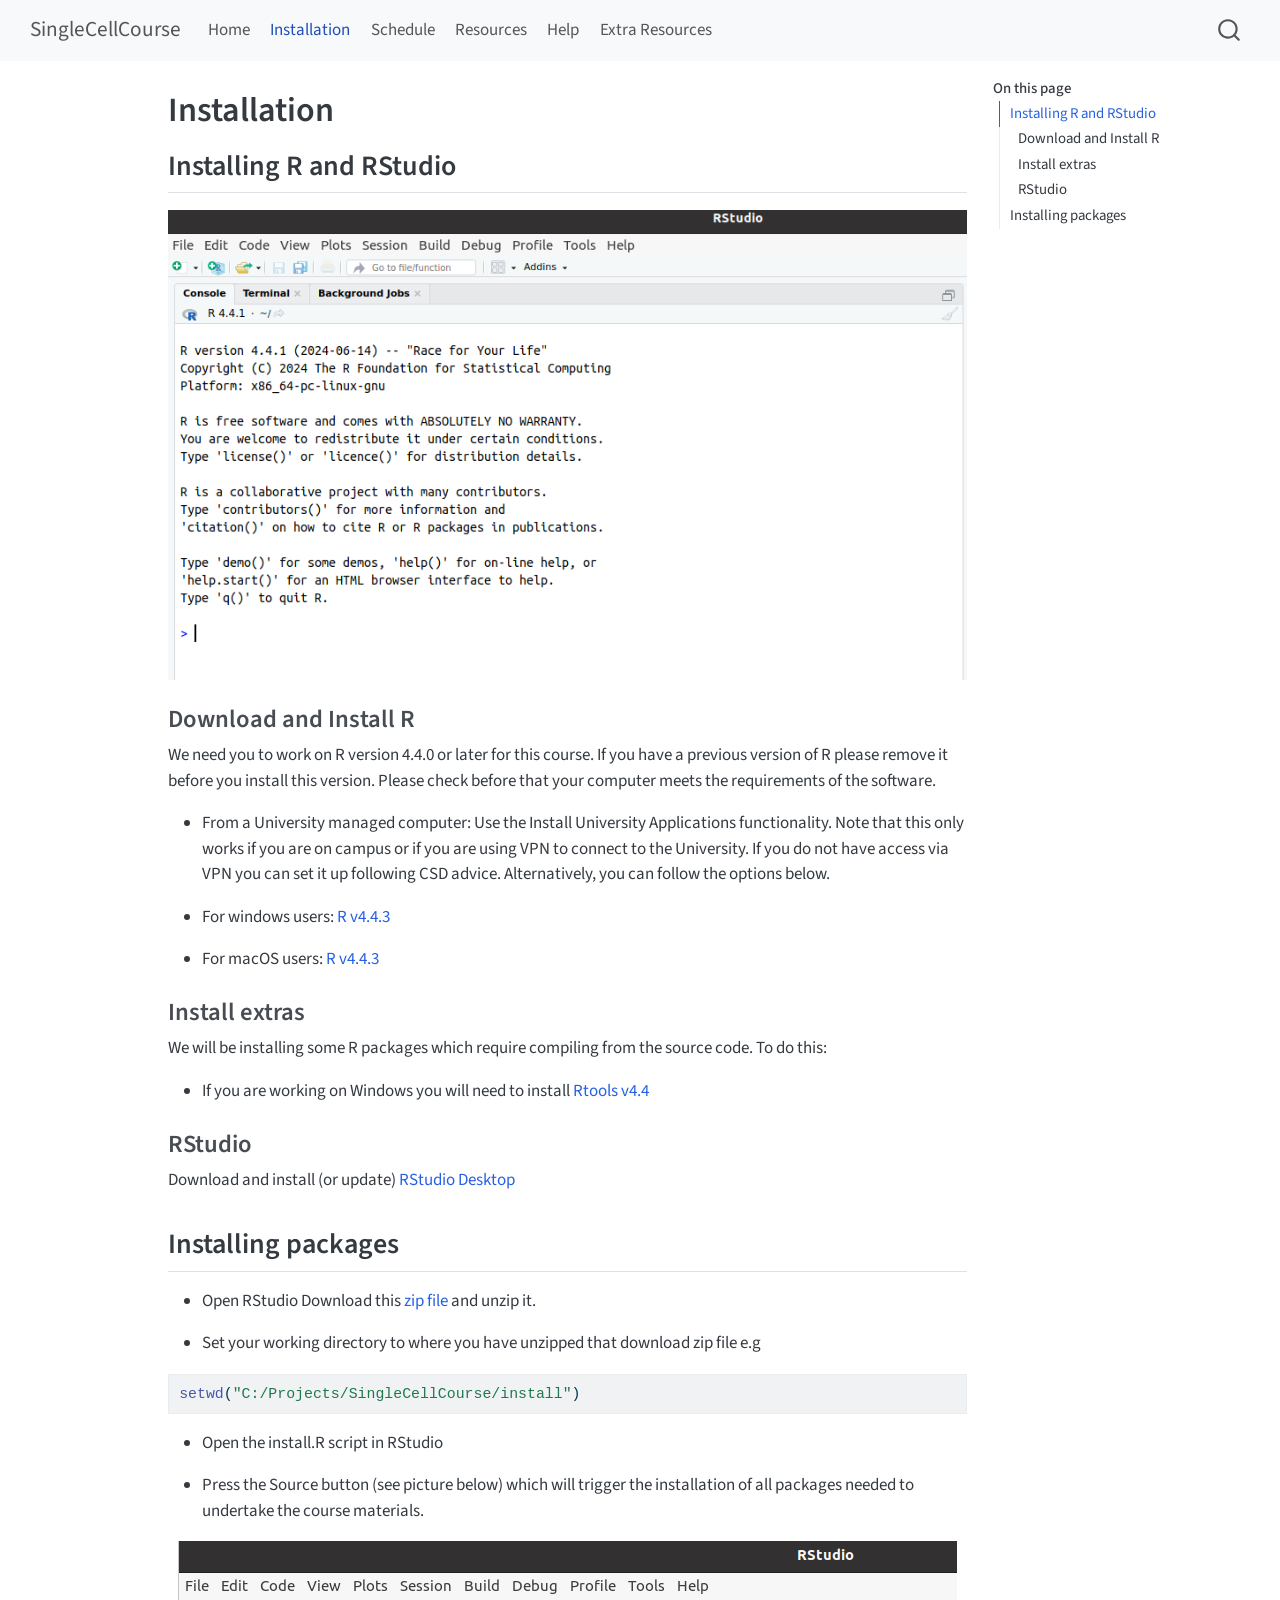
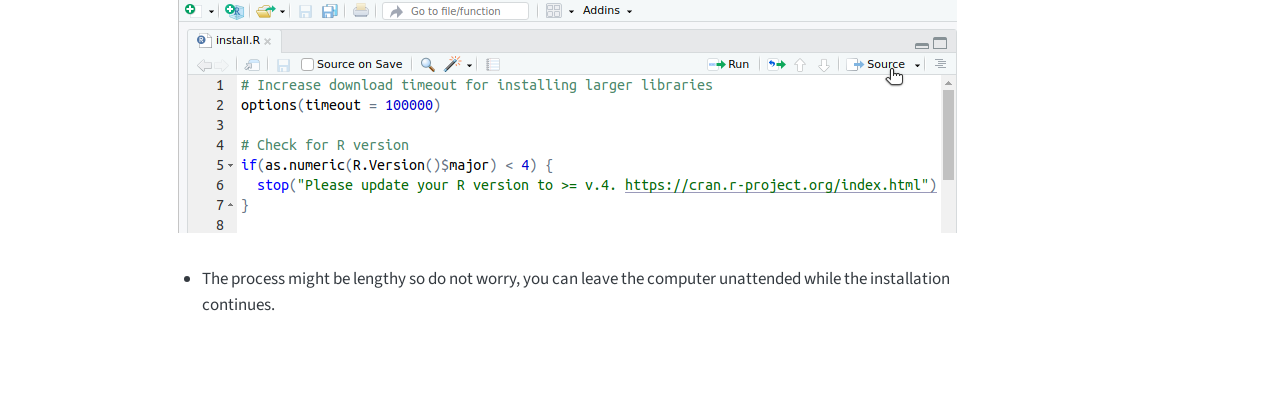
<file: install.html>
<!DOCTYPE html>
<html xmlns="http://www.w3.org/1999/xhtml" lang="en" xml:lang="en"><head>

<meta charset="utf-8">
<meta name="generator" content="quarto-1.6.36">

<meta name="viewport" content="width=device-width, initial-scale=1.0, user-scalable=yes">


<title>Installation – SingleCellCourse</title>
<style>
code{white-space: pre-wrap;}
span.smallcaps{font-variant: small-caps;}
div.columns{display: flex; gap: min(4vw, 1.5em);}
div.column{flex: auto; overflow-x: auto;}
div.hanging-indent{margin-left: 1.5em; text-indent: -1.5em;}
ul.task-list{list-style: none;}
ul.task-list li input[type="checkbox"] {
  width: 0.8em;
  margin: 0 0.8em 0.2em -1em; /* quarto-specific, see https://github.com/quarto-dev/quarto-cli/issues/4556 */ 
  vertical-align: middle;
}
/* CSS for syntax highlighting */
pre > code.sourceCode { white-space: pre; position: relative; }
pre > code.sourceCode > span { line-height: 1.25; }
pre > code.sourceCode > span:empty { height: 1.2em; }
.sourceCode { overflow: visible; }
code.sourceCode > span { color: inherit; text-decoration: inherit; }
div.sourceCode { margin: 1em 0; }
pre.sourceCode { margin: 0; }
@media screen {
div.sourceCode { overflow: auto; }
}
@media print {
pre > code.sourceCode { white-space: pre-wrap; }
pre > code.sourceCode > span { display: inline-block; text-indent: -5em; padding-left: 5em; }
}
pre.numberSource code
  { counter-reset: source-line 0; }
pre.numberSource code > span
  { position: relative; left: -4em; counter-increment: source-line; }
pre.numberSource code > span > a:first-child::before
  { content: counter(source-line);
    position: relative; left: -1em; text-align: right; vertical-align: baseline;
    border: none; display: inline-block;
    -webkit-touch-callout: none; -webkit-user-select: none;
    -khtml-user-select: none; -moz-user-select: none;
    -ms-user-select: none; user-select: none;
    padding: 0 4px; width: 4em;
  }
pre.numberSource { margin-left: 3em;  padding-left: 4px; }
div.sourceCode
  {   }
@media screen {
pre > code.sourceCode > span > a:first-child::before { text-decoration: underline; }
}
</style>


<script src="site_libs/quarto-nav/quarto-nav.js"></script>
<script src="site_libs/quarto-nav/headroom.min.js"></script>
<script src="site_libs/clipboard/clipboard.min.js"></script>
<script src="site_libs/quarto-search/autocomplete.umd.js"></script>
<script src="site_libs/quarto-search/fuse.min.js"></script>
<script src="site_libs/quarto-search/quarto-search.js"></script>
<meta name="quarto:offset" content="./">
<script src="site_libs/quarto-html/quarto.js"></script>
<script src="site_libs/quarto-html/popper.min.js"></script>
<script src="site_libs/quarto-html/tippy.umd.min.js"></script>
<script src="site_libs/quarto-html/anchor.min.js"></script>
<link href="site_libs/quarto-html/tippy.css" rel="stylesheet">
<link href="site_libs/quarto-html/quarto-syntax-highlighting-01c78b5cd655e4cd89133cf59d535862.css" rel="stylesheet" id="quarto-text-highlighting-styles">
<script src="site_libs/bootstrap/bootstrap.min.js"></script>
<link href="site_libs/bootstrap/bootstrap-icons.css" rel="stylesheet">
<link href="site_libs/bootstrap/bootstrap-e157c13761f5bd5c69499df0a1863a73.min.css" rel="stylesheet" append-hash="true" id="quarto-bootstrap" data-mode="light">
<script id="quarto-search-options" type="application/json">{
  "location": "navbar",
  "copy-button": false,
  "collapse-after": 3,
  "panel-placement": "end",
  "type": "overlay",
  "limit": 50,
  "keyboard-shortcut": [
    "f",
    "/",
    "s"
  ],
  "show-item-context": false,
  "language": {
    "search-no-results-text": "No results",
    "search-matching-documents-text": "matching documents",
    "search-copy-link-title": "Copy link to search",
    "search-hide-matches-text": "Hide additional matches",
    "search-more-match-text": "more match in this document",
    "search-more-matches-text": "more matches in this document",
    "search-clear-button-title": "Clear",
    "search-text-placeholder": "",
    "search-detached-cancel-button-title": "Cancel",
    "search-submit-button-title": "Submit",
    "search-label": "Search"
  }
}</script>


<link rel="stylesheet" href="styles.css">
</head>

<body class="nav-fixed">

<div id="quarto-search-results"></div>
  <header id="quarto-header" class="headroom fixed-top">
    <nav class="navbar navbar-expand-lg " data-bs-theme="dark">
      <div class="navbar-container container-fluid">
      <div class="navbar-brand-container mx-auto">
    <a class="navbar-brand" href="./index.html">
    <span class="navbar-title">SingleCellCourse</span>
    </a>
  </div>
            <div id="quarto-search" class="" title="Search"></div>
          <button class="navbar-toggler" type="button" data-bs-toggle="collapse" data-bs-target="#navbarCollapse" aria-controls="navbarCollapse" role="menu" aria-expanded="false" aria-label="Toggle navigation" onclick="if (window.quartoToggleHeadroom) { window.quartoToggleHeadroom(); }">
  <span class="navbar-toggler-icon"></span>
</button>
          <div class="collapse navbar-collapse" id="navbarCollapse">
            <ul class="navbar-nav navbar-nav-scroll me-auto">
  <li class="nav-item">
    <a class="nav-link" href="./index.html"> 
<span class="menu-text">Home</span></a>
  </li>  
  <li class="nav-item">
    <a class="nav-link active" href="./install.html" aria-current="page"> 
<span class="menu-text">Installation</span></a>
  </li>  
  <li class="nav-item">
    <a class="nav-link" href="./schedule.html"> 
<span class="menu-text">Schedule</span></a>
  </li>  
  <li class="nav-item">
    <a class="nav-link" href="./resources.html"> 
<span class="menu-text">Resources</span></a>
  </li>  
  <li class="nav-item">
    <a class="nav-link" href="./help.html"> 
<span class="menu-text">Help</span></a>
  </li>  
  <li class="nav-item">
    <a class="nav-link" href="./extra.html"> 
<span class="menu-text">Extra Resources</span></a>
  </li>  
</ul>
          </div> <!-- /navcollapse -->
            <div class="quarto-navbar-tools">
</div>
      </div> <!-- /container-fluid -->
    </nav>
</header>
<!-- content -->
<div id="quarto-content" class="quarto-container page-columns page-rows-contents page-layout-article page-navbar">
<!-- sidebar -->
<!-- margin-sidebar -->
    <div id="quarto-margin-sidebar" class="sidebar margin-sidebar">
        <nav id="TOC" role="doc-toc" class="toc-active">
    <h2 id="toc-title">On this page</h2>
   
  <ul>
  <li><a href="#installing-r-and-rstudio" id="toc-installing-r-and-rstudio" class="nav-link active" data-scroll-target="#installing-r-and-rstudio">Installing R and RStudio</a>
  <ul>
  <li><a href="#download-and-install-r" id="toc-download-and-install-r" class="nav-link" data-scroll-target="#download-and-install-r">Download and Install R</a></li>
  <li><a href="#install-extras" id="toc-install-extras" class="nav-link" data-scroll-target="#install-extras">Install extras</a></li>
  <li><a href="#rstudio" id="toc-rstudio" class="nav-link" data-scroll-target="#rstudio">RStudio</a></li>
  </ul></li>
  <li><a href="#installing-packages" id="toc-installing-packages" class="nav-link" data-scroll-target="#installing-packages">Installing packages</a></li>
  </ul>
</nav>
    </div>
<!-- main -->
<main class="content" id="quarto-document-content">

<header id="title-block-header" class="quarto-title-block default">
<div class="quarto-title">
<h1 class="title">Installation</h1>
</div>



<div class="quarto-title-meta">

    
  
    
  </div>
  


</header>


<section id="installing-r-and-rstudio" class="level2">
<h2 class="anchored" data-anchor-id="installing-r-and-rstudio">Installing R and RStudio</h2>
<p><img src="images/clipboard-4288920375.png" class="img-fluid"></p>
<section id="download-and-install-r" class="level3">
<h3 class="anchored" data-anchor-id="download-and-install-r">Download and Install R</h3>
<p>We need you to work on R version 4.4.0 or later for this course. If you have a previous version of R please remove it before you install this version. Please check before that your computer meets the requirements of the software.</p>
<ul>
<li><p>From a University managed computer: Use the Install University Applications functionality. Note that this only works if you are on campus or if you are using VPN to connect to the University. If you do not have access via VPN you can set it up following CSD advice. Alternatively, you can follow the options below.&nbsp;</p></li>
<li><p>For windows users: <a href="https://cran.r-project.org/bin/windows/base/R-4.4.3-win.exe">R v4.4.3</a></p></li>
<li><p>For macOS users: <a href="https://cran.r-project.org/bin/macosx">R v4.4.3</a></p></li>
</ul>
</section>
<section id="install-extras" class="level3">
<h3 class="anchored" data-anchor-id="install-extras">Install extras</h3>
<p>We will be installing some R packages which require compiling from the source code. To do this:</p>
<ul>
<li>If you are working on Windows you will need to install <a href="https://cran.r-project.org/bin/windows/Rtools/rtools44/files/rtools44-6459-6401.exe">Rtools v4.4</a></li>
</ul>
</section>
<section id="rstudio" class="level3">
<h3 class="anchored" data-anchor-id="rstudio">RStudio</h3>
<p>Download and install (or update) <a href="https://www.rstudio.com/products/rstudio/download/#download">RStudio Desktop</a></p>
</section>
</section>
<section id="installing-packages" class="level2">
<h2 class="anchored" data-anchor-id="installing-packages">Installing packages</h2>
<ul>
<li><p>Open RStudio Download this <a href="https://www.dropbox.com/scl/fi/6dm3w8plnekqcroove07h/install.zip?rlkey=z28strp6tapt26dx0bk3m2oe0&amp;st=jcnfsy9g&amp;dl=1">zip file</a> and unzip it.</p></li>
<li><p>Set your working directory to where you have unzipped that download zip file e.g</p></li>
</ul>
<div class="cell">
<div class="sourceCode cell-code" id="cb1"><pre class="sourceCode r code-with-copy"><code class="sourceCode r"><span id="cb1-1"><a href="#cb1-1" aria-hidden="true" tabindex="-1"></a><span class="fu">setwd</span>(<span class="st">"C:/Projects/SingleCellCourse/install"</span>)</span></code><button title="Copy to Clipboard" class="code-copy-button"><i class="bi"></i></button></pre></div>
</div>
<ul>
<li><p>Open the install.R script in RStudio</p></li>
<li><p>Press the Source button (see picture below) which will trigger the installation of all packages needed to undertake the course materials.</p></li>
</ul>
<div class="quarto-figure quarto-figure-center">
<figure class="figure">
<p><img src="images/source.png" class="img-fluid quarto-figure quarto-figure-center figure-img"></p>
</figure>
</div>
<ul>
<li>The process might be lengthy so do not worry, you can leave the computer unattended while the installation continues.</li>
</ul>


</section>

</main> <!-- /main -->
<script id="quarto-html-after-body" type="application/javascript">
window.document.addEventListener("DOMContentLoaded", function (event) {
  const toggleBodyColorMode = (bsSheetEl) => {
    const mode = bsSheetEl.getAttribute("data-mode");
    const bodyEl = window.document.querySelector("body");
    if (mode === "dark") {
      bodyEl.classList.add("quarto-dark");
      bodyEl.classList.remove("quarto-light");
    } else {
      bodyEl.classList.add("quarto-light");
      bodyEl.classList.remove("quarto-dark");
    }
  }
  const toggleBodyColorPrimary = () => {
    const bsSheetEl = window.document.querySelector("link#quarto-bootstrap");
    if (bsSheetEl) {
      toggleBodyColorMode(bsSheetEl);
    }
  }
  toggleBodyColorPrimary();  
  const icon = "";
  const anchorJS = new window.AnchorJS();
  anchorJS.options = {
    placement: 'right',
    icon: icon
  };
  anchorJS.add('.anchored');
  const isCodeAnnotation = (el) => {
    for (const clz of el.classList) {
      if (clz.startsWith('code-annotation-')) {                     
        return true;
      }
    }
    return false;
  }
  const onCopySuccess = function(e) {
    // button target
    const button = e.trigger;
    // don't keep focus
    button.blur();
    // flash "checked"
    button.classList.add('code-copy-button-checked');
    var currentTitle = button.getAttribute("title");
    button.setAttribute("title", "Copied!");
    let tooltip;
    if (window.bootstrap) {
      button.setAttribute("data-bs-toggle", "tooltip");
      button.setAttribute("data-bs-placement", "left");
      button.setAttribute("data-bs-title", "Copied!");
      tooltip = new bootstrap.Tooltip(button, 
        { trigger: "manual", 
          customClass: "code-copy-button-tooltip",
          offset: [0, -8]});
      tooltip.show();    
    }
    setTimeout(function() {
      if (tooltip) {
        tooltip.hide();
        button.removeAttribute("data-bs-title");
        button.removeAttribute("data-bs-toggle");
        button.removeAttribute("data-bs-placement");
      }
      button.setAttribute("title", currentTitle);
      button.classList.remove('code-copy-button-checked');
    }, 1000);
    // clear code selection
    e.clearSelection();
  }
  const getTextToCopy = function(trigger) {
      const codeEl = trigger.previousElementSibling.cloneNode(true);
      for (const childEl of codeEl.children) {
        if (isCodeAnnotation(childEl)) {
          childEl.remove();
        }
      }
      return codeEl.innerText;
  }
  const clipboard = new window.ClipboardJS('.code-copy-button:not([data-in-quarto-modal])', {
    text: getTextToCopy
  });
  clipboard.on('success', onCopySuccess);
  if (window.document.getElementById('quarto-embedded-source-code-modal')) {
    const clipboardModal = new window.ClipboardJS('.code-copy-button[data-in-quarto-modal]', {
      text: getTextToCopy,
      container: window.document.getElementById('quarto-embedded-source-code-modal')
    });
    clipboardModal.on('success', onCopySuccess);
  }
    var localhostRegex = new RegExp(/^(?:http|https):\/\/localhost\:?[0-9]*\//);
    var mailtoRegex = new RegExp(/^mailto:/);
      var filterRegex = new RegExp("https:\/\/CBFLivUni\.github\.io\/SingleCellCourseWebsite\/");
    var isInternal = (href) => {
        return filterRegex.test(href) || localhostRegex.test(href) || mailtoRegex.test(href);
    }
    // Inspect non-navigation links and adorn them if external
 	var links = window.document.querySelectorAll('a[href]:not(.nav-link):not(.navbar-brand):not(.toc-action):not(.sidebar-link):not(.sidebar-item-toggle):not(.pagination-link):not(.no-external):not([aria-hidden]):not(.dropdown-item):not(.quarto-navigation-tool):not(.about-link)');
    for (var i=0; i<links.length; i++) {
      const link = links[i];
      if (!isInternal(link.href)) {
        // undo the damage that might have been done by quarto-nav.js in the case of
        // links that we want to consider external
        if (link.dataset.originalHref !== undefined) {
          link.href = link.dataset.originalHref;
        }
      }
    }
  function tippyHover(el, contentFn, onTriggerFn, onUntriggerFn) {
    const config = {
      allowHTML: true,
      maxWidth: 500,
      delay: 100,
      arrow: false,
      appendTo: function(el) {
          return el.parentElement;
      },
      interactive: true,
      interactiveBorder: 10,
      theme: 'quarto',
      placement: 'bottom-start',
    };
    if (contentFn) {
      config.content = contentFn;
    }
    if (onTriggerFn) {
      config.onTrigger = onTriggerFn;
    }
    if (onUntriggerFn) {
      config.onUntrigger = onUntriggerFn;
    }
    window.tippy(el, config); 
  }
  const noterefs = window.document.querySelectorAll('a[role="doc-noteref"]');
  for (var i=0; i<noterefs.length; i++) {
    const ref = noterefs[i];
    tippyHover(ref, function() {
      // use id or data attribute instead here
      let href = ref.getAttribute('data-footnote-href') || ref.getAttribute('href');
      try { href = new URL(href).hash; } catch {}
      const id = href.replace(/^#\/?/, "");
      const note = window.document.getElementById(id);
      if (note) {
        return note.innerHTML;
      } else {
        return "";
      }
    });
  }
  const xrefs = window.document.querySelectorAll('a.quarto-xref');
  const processXRef = (id, note) => {
    // Strip column container classes
    const stripColumnClz = (el) => {
      el.classList.remove("page-full", "page-columns");
      if (el.children) {
        for (const child of el.children) {
          stripColumnClz(child);
        }
      }
    }
    stripColumnClz(note)
    if (id === null || id.startsWith('sec-')) {
      // Special case sections, only their first couple elements
      const container = document.createElement("div");
      if (note.children && note.children.length > 2) {
        container.appendChild(note.children[0].cloneNode(true));
        for (let i = 1; i < note.children.length; i++) {
          const child = note.children[i];
          if (child.tagName === "P" && child.innerText === "") {
            continue;
          } else {
            container.appendChild(child.cloneNode(true));
            break;
          }
        }
        if (window.Quarto?.typesetMath) {
          window.Quarto.typesetMath(container);
        }
        return container.innerHTML
      } else {
        if (window.Quarto?.typesetMath) {
          window.Quarto.typesetMath(note);
        }
        return note.innerHTML;
      }
    } else {
      // Remove any anchor links if they are present
      const anchorLink = note.querySelector('a.anchorjs-link');
      if (anchorLink) {
        anchorLink.remove();
      }
      if (window.Quarto?.typesetMath) {
        window.Quarto.typesetMath(note);
      }
      if (note.classList.contains("callout")) {
        return note.outerHTML;
      } else {
        return note.innerHTML;
      }
    }
  }
  for (var i=0; i<xrefs.length; i++) {
    const xref = xrefs[i];
    tippyHover(xref, undefined, function(instance) {
      instance.disable();
      let url = xref.getAttribute('href');
      let hash = undefined; 
      if (url.startsWith('#')) {
        hash = url;
      } else {
        try { hash = new URL(url).hash; } catch {}
      }
      if (hash) {
        const id = hash.replace(/^#\/?/, "");
        const note = window.document.getElementById(id);
        if (note !== null) {
          try {
            const html = processXRef(id, note.cloneNode(true));
            instance.setContent(html);
          } finally {
            instance.enable();
            instance.show();
          }
        } else {
          // See if we can fetch this
          fetch(url.split('#')[0])
          .then(res => res.text())
          .then(html => {
            const parser = new DOMParser();
            const htmlDoc = parser.parseFromString(html, "text/html");
            const note = htmlDoc.getElementById(id);
            if (note !== null) {
              const html = processXRef(id, note);
              instance.setContent(html);
            } 
          }).finally(() => {
            instance.enable();
            instance.show();
          });
        }
      } else {
        // See if we can fetch a full url (with no hash to target)
        // This is a special case and we should probably do some content thinning / targeting
        fetch(url)
        .then(res => res.text())
        .then(html => {
          const parser = new DOMParser();
          const htmlDoc = parser.parseFromString(html, "text/html");
          const note = htmlDoc.querySelector('main.content');
          if (note !== null) {
            // This should only happen for chapter cross references
            // (since there is no id in the URL)
            // remove the first header
            if (note.children.length > 0 && note.children[0].tagName === "HEADER") {
              note.children[0].remove();
            }
            const html = processXRef(null, note);
            instance.setContent(html);
          } 
        }).finally(() => {
          instance.enable();
          instance.show();
        });
      }
    }, function(instance) {
    });
  }
      let selectedAnnoteEl;
      const selectorForAnnotation = ( cell, annotation) => {
        let cellAttr = 'data-code-cell="' + cell + '"';
        let lineAttr = 'data-code-annotation="' +  annotation + '"';
        const selector = 'span[' + cellAttr + '][' + lineAttr + ']';
        return selector;
      }
      const selectCodeLines = (annoteEl) => {
        const doc = window.document;
        const targetCell = annoteEl.getAttribute("data-target-cell");
        const targetAnnotation = annoteEl.getAttribute("data-target-annotation");
        const annoteSpan = window.document.querySelector(selectorForAnnotation(targetCell, targetAnnotation));
        const lines = annoteSpan.getAttribute("data-code-lines").split(",");
        const lineIds = lines.map((line) => {
          return targetCell + "-" + line;
        })
        let top = null;
        let height = null;
        let parent = null;
        if (lineIds.length > 0) {
            //compute the position of the single el (top and bottom and make a div)
            const el = window.document.getElementById(lineIds[0]);
            top = el.offsetTop;
            height = el.offsetHeight;
            parent = el.parentElement.parentElement;
          if (lineIds.length > 1) {
            const lastEl = window.document.getElementById(lineIds[lineIds.length - 1]);
            const bottom = lastEl.offsetTop + lastEl.offsetHeight;
            height = bottom - top;
          }
          if (top !== null && height !== null && parent !== null) {
            // cook up a div (if necessary) and position it 
            let div = window.document.getElementById("code-annotation-line-highlight");
            if (div === null) {
              div = window.document.createElement("div");
              div.setAttribute("id", "code-annotation-line-highlight");
              div.style.position = 'absolute';
              parent.appendChild(div);
            }
            div.style.top = top - 2 + "px";
            div.style.height = height + 4 + "px";
            div.style.left = 0;
            let gutterDiv = window.document.getElementById("code-annotation-line-highlight-gutter");
            if (gutterDiv === null) {
              gutterDiv = window.document.createElement("div");
              gutterDiv.setAttribute("id", "code-annotation-line-highlight-gutter");
              gutterDiv.style.position = 'absolute';
              const codeCell = window.document.getElementById(targetCell);
              const gutter = codeCell.querySelector('.code-annotation-gutter');
              gutter.appendChild(gutterDiv);
            }
            gutterDiv.style.top = top - 2 + "px";
            gutterDiv.style.height = height + 4 + "px";
          }
          selectedAnnoteEl = annoteEl;
        }
      };
      const unselectCodeLines = () => {
        const elementsIds = ["code-annotation-line-highlight", "code-annotation-line-highlight-gutter"];
        elementsIds.forEach((elId) => {
          const div = window.document.getElementById(elId);
          if (div) {
            div.remove();
          }
        });
        selectedAnnoteEl = undefined;
      };
        // Handle positioning of the toggle
    window.addEventListener(
      "resize",
      throttle(() => {
        elRect = undefined;
        if (selectedAnnoteEl) {
          selectCodeLines(selectedAnnoteEl);
        }
      }, 10)
    );
    function throttle(fn, ms) {
    let throttle = false;
    let timer;
      return (...args) => {
        if(!throttle) { // first call gets through
            fn.apply(this, args);
            throttle = true;
        } else { // all the others get throttled
            if(timer) clearTimeout(timer); // cancel #2
            timer = setTimeout(() => {
              fn.apply(this, args);
              timer = throttle = false;
            }, ms);
        }
      };
    }
      // Attach click handler to the DT
      const annoteDls = window.document.querySelectorAll('dt[data-target-cell]');
      for (const annoteDlNode of annoteDls) {
        annoteDlNode.addEventListener('click', (event) => {
          const clickedEl = event.target;
          if (clickedEl !== selectedAnnoteEl) {
            unselectCodeLines();
            const activeEl = window.document.querySelector('dt[data-target-cell].code-annotation-active');
            if (activeEl) {
              activeEl.classList.remove('code-annotation-active');
            }
            selectCodeLines(clickedEl);
            clickedEl.classList.add('code-annotation-active');
          } else {
            // Unselect the line
            unselectCodeLines();
            clickedEl.classList.remove('code-annotation-active');
          }
        });
      }
  const findCites = (el) => {
    const parentEl = el.parentElement;
    if (parentEl) {
      const cites = parentEl.dataset.cites;
      if (cites) {
        return {
          el,
          cites: cites.split(' ')
        };
      } else {
        return findCites(el.parentElement)
      }
    } else {
      return undefined;
    }
  };
  var bibliorefs = window.document.querySelectorAll('a[role="doc-biblioref"]');
  for (var i=0; i<bibliorefs.length; i++) {
    const ref = bibliorefs[i];
    const citeInfo = findCites(ref);
    if (citeInfo) {
      tippyHover(citeInfo.el, function() {
        var popup = window.document.createElement('div');
        citeInfo.cites.forEach(function(cite) {
          var citeDiv = window.document.createElement('div');
          citeDiv.classList.add('hanging-indent');
          citeDiv.classList.add('csl-entry');
          var biblioDiv = window.document.getElementById('ref-' + cite);
          if (biblioDiv) {
            citeDiv.innerHTML = biblioDiv.innerHTML;
          }
          popup.appendChild(citeDiv);
        });
        return popup.innerHTML;
      });
    }
  }
});
</script>
</div> <!-- /content -->




</body></html>
</file>
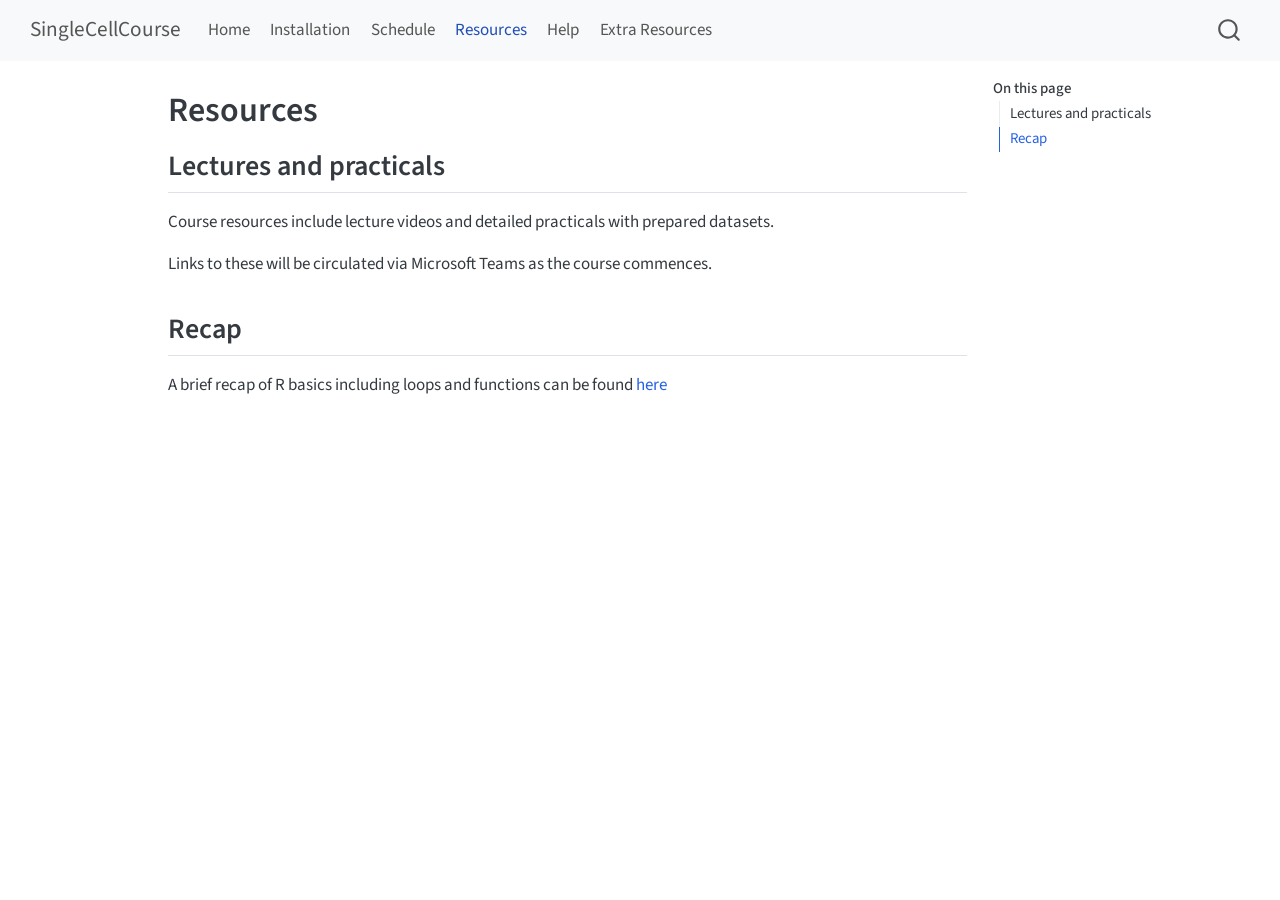
<file: resources.html>
<!DOCTYPE html>
<html xmlns="http://www.w3.org/1999/xhtml" lang="en" xml:lang="en"><head>

<meta charset="utf-8">
<meta name="generator" content="quarto-1.6.36">

<meta name="viewport" content="width=device-width, initial-scale=1.0, user-scalable=yes">


<title>Resources – SingleCellCourse</title>
<style>
code{white-space: pre-wrap;}
span.smallcaps{font-variant: small-caps;}
div.columns{display: flex; gap: min(4vw, 1.5em);}
div.column{flex: auto; overflow-x: auto;}
div.hanging-indent{margin-left: 1.5em; text-indent: -1.5em;}
ul.task-list{list-style: none;}
ul.task-list li input[type="checkbox"] {
  width: 0.8em;
  margin: 0 0.8em 0.2em -1em; /* quarto-specific, see https://github.com/quarto-dev/quarto-cli/issues/4556 */ 
  vertical-align: middle;
}
</style>


<script src="site_libs/quarto-nav/quarto-nav.js"></script>
<script src="site_libs/quarto-nav/headroom.min.js"></script>
<script src="site_libs/clipboard/clipboard.min.js"></script>
<script src="site_libs/quarto-search/autocomplete.umd.js"></script>
<script src="site_libs/quarto-search/fuse.min.js"></script>
<script src="site_libs/quarto-search/quarto-search.js"></script>
<meta name="quarto:offset" content="./">
<script src="site_libs/quarto-html/quarto.js"></script>
<script src="site_libs/quarto-html/popper.min.js"></script>
<script src="site_libs/quarto-html/tippy.umd.min.js"></script>
<script src="site_libs/quarto-html/anchor.min.js"></script>
<link href="site_libs/quarto-html/tippy.css" rel="stylesheet">
<link href="site_libs/quarto-html/quarto-syntax-highlighting-01c78b5cd655e4cd89133cf59d535862.css" rel="stylesheet" id="quarto-text-highlighting-styles">
<script src="site_libs/bootstrap/bootstrap.min.js"></script>
<link href="site_libs/bootstrap/bootstrap-icons.css" rel="stylesheet">
<link href="site_libs/bootstrap/bootstrap-e157c13761f5bd5c69499df0a1863a73.min.css" rel="stylesheet" append-hash="true" id="quarto-bootstrap" data-mode="light">
<script id="quarto-search-options" type="application/json">{
  "location": "navbar",
  "copy-button": false,
  "collapse-after": 3,
  "panel-placement": "end",
  "type": "overlay",
  "limit": 50,
  "keyboard-shortcut": [
    "f",
    "/",
    "s"
  ],
  "show-item-context": false,
  "language": {
    "search-no-results-text": "No results",
    "search-matching-documents-text": "matching documents",
    "search-copy-link-title": "Copy link to search",
    "search-hide-matches-text": "Hide additional matches",
    "search-more-match-text": "more match in this document",
    "search-more-matches-text": "more matches in this document",
    "search-clear-button-title": "Clear",
    "search-text-placeholder": "",
    "search-detached-cancel-button-title": "Cancel",
    "search-submit-button-title": "Submit",
    "search-label": "Search"
  }
}</script>


<link rel="stylesheet" href="styles.css">
</head>

<body class="nav-fixed">

<div id="quarto-search-results"></div>
  <header id="quarto-header" class="headroom fixed-top">
    <nav class="navbar navbar-expand-lg " data-bs-theme="dark">
      <div class="navbar-container container-fluid">
      <div class="navbar-brand-container mx-auto">
    <a class="navbar-brand" href="./index.html">
    <span class="navbar-title">SingleCellCourse</span>
    </a>
  </div>
            <div id="quarto-search" class="" title="Search"></div>
          <button class="navbar-toggler" type="button" data-bs-toggle="collapse" data-bs-target="#navbarCollapse" aria-controls="navbarCollapse" role="menu" aria-expanded="false" aria-label="Toggle navigation" onclick="if (window.quartoToggleHeadroom) { window.quartoToggleHeadroom(); }">
  <span class="navbar-toggler-icon"></span>
</button>
          <div class="collapse navbar-collapse" id="navbarCollapse">
            <ul class="navbar-nav navbar-nav-scroll me-auto">
  <li class="nav-item">
    <a class="nav-link" href="./index.html"> 
<span class="menu-text">Home</span></a>
  </li>  
  <li class="nav-item">
    <a class="nav-link" href="./install.html"> 
<span class="menu-text">Installation</span></a>
  </li>  
  <li class="nav-item">
    <a class="nav-link" href="./schedule.html"> 
<span class="menu-text">Schedule</span></a>
  </li>  
  <li class="nav-item">
    <a class="nav-link active" href="./resources.html" aria-current="page"> 
<span class="menu-text">Resources</span></a>
  </li>  
  <li class="nav-item">
    <a class="nav-link" href="./help.html"> 
<span class="menu-text">Help</span></a>
  </li>  
  <li class="nav-item">
    <a class="nav-link" href="./extra.html"> 
<span class="menu-text">Extra Resources</span></a>
  </li>  
</ul>
          </div> <!-- /navcollapse -->
            <div class="quarto-navbar-tools">
</div>
      </div> <!-- /container-fluid -->
    </nav>
</header>
<!-- content -->
<div id="quarto-content" class="quarto-container page-columns page-rows-contents page-layout-article page-navbar">
<!-- sidebar -->
<!-- margin-sidebar -->
    <div id="quarto-margin-sidebar" class="sidebar margin-sidebar">
        <nav id="TOC" role="doc-toc" class="toc-active">
    <h2 id="toc-title">On this page</h2>
   
  <ul>
  <li><a href="#lectures-and-practicals" id="toc-lectures-and-practicals" class="nav-link active" data-scroll-target="#lectures-and-practicals">Lectures and practicals</a></li>
  <li><a href="#recap" id="toc-recap" class="nav-link" data-scroll-target="#recap">Recap</a></li>
  </ul>
</nav>
    </div>
<!-- main -->
<main class="content" id="quarto-document-content">

<header id="title-block-header" class="quarto-title-block default">
<div class="quarto-title">
<h1 class="title">Resources</h1>
</div>



<div class="quarto-title-meta">

    
  
    
  </div>
  


</header>


<section id="lectures-and-practicals" class="level2">
<h2 class="anchored" data-anchor-id="lectures-and-practicals">Lectures and practicals</h2>
<p>Course resources include lecture videos and detailed practicals with prepared datasets.</p>
<p>Links to these will be circulated via Microsoft Teams as the course commences.</p>
</section>
<section id="recap" class="level2">
<h2 class="anchored" data-anchor-id="recap">Recap</h2>
<p>A brief recap of R basics including loops and functions can be found <a href="https://pgb.liv.ac.uk/~jsoul/refresher.zip">here</a></p>


</section>

</main> <!-- /main -->
<script id="quarto-html-after-body" type="application/javascript">
window.document.addEventListener("DOMContentLoaded", function (event) {
  const toggleBodyColorMode = (bsSheetEl) => {
    const mode = bsSheetEl.getAttribute("data-mode");
    const bodyEl = window.document.querySelector("body");
    if (mode === "dark") {
      bodyEl.classList.add("quarto-dark");
      bodyEl.classList.remove("quarto-light");
    } else {
      bodyEl.classList.add("quarto-light");
      bodyEl.classList.remove("quarto-dark");
    }
  }
  const toggleBodyColorPrimary = () => {
    const bsSheetEl = window.document.querySelector("link#quarto-bootstrap");
    if (bsSheetEl) {
      toggleBodyColorMode(bsSheetEl);
    }
  }
  toggleBodyColorPrimary();  
  const icon = "";
  const anchorJS = new window.AnchorJS();
  anchorJS.options = {
    placement: 'right',
    icon: icon
  };
  anchorJS.add('.anchored');
  const isCodeAnnotation = (el) => {
    for (const clz of el.classList) {
      if (clz.startsWith('code-annotation-')) {                     
        return true;
      }
    }
    return false;
  }
  const onCopySuccess = function(e) {
    // button target
    const button = e.trigger;
    // don't keep focus
    button.blur();
    // flash "checked"
    button.classList.add('code-copy-button-checked');
    var currentTitle = button.getAttribute("title");
    button.setAttribute("title", "Copied!");
    let tooltip;
    if (window.bootstrap) {
      button.setAttribute("data-bs-toggle", "tooltip");
      button.setAttribute("data-bs-placement", "left");
      button.setAttribute("data-bs-title", "Copied!");
      tooltip = new bootstrap.Tooltip(button, 
        { trigger: "manual", 
          customClass: "code-copy-button-tooltip",
          offset: [0, -8]});
      tooltip.show();    
    }
    setTimeout(function() {
      if (tooltip) {
        tooltip.hide();
        button.removeAttribute("data-bs-title");
        button.removeAttribute("data-bs-toggle");
        button.removeAttribute("data-bs-placement");
      }
      button.setAttribute("title", currentTitle);
      button.classList.remove('code-copy-button-checked');
    }, 1000);
    // clear code selection
    e.clearSelection();
  }
  const getTextToCopy = function(trigger) {
      const codeEl = trigger.previousElementSibling.cloneNode(true);
      for (const childEl of codeEl.children) {
        if (isCodeAnnotation(childEl)) {
          childEl.remove();
        }
      }
      return codeEl.innerText;
  }
  const clipboard = new window.ClipboardJS('.code-copy-button:not([data-in-quarto-modal])', {
    text: getTextToCopy
  });
  clipboard.on('success', onCopySuccess);
  if (window.document.getElementById('quarto-embedded-source-code-modal')) {
    const clipboardModal = new window.ClipboardJS('.code-copy-button[data-in-quarto-modal]', {
      text: getTextToCopy,
      container: window.document.getElementById('quarto-embedded-source-code-modal')
    });
    clipboardModal.on('success', onCopySuccess);
  }
    var localhostRegex = new RegExp(/^(?:http|https):\/\/localhost\:?[0-9]*\//);
    var mailtoRegex = new RegExp(/^mailto:/);
      var filterRegex = new RegExp("https:\/\/CBFLivUni\.github\.io\/SingleCellCourseWebsite\/");
    var isInternal = (href) => {
        return filterRegex.test(href) || localhostRegex.test(href) || mailtoRegex.test(href);
    }
    // Inspect non-navigation links and adorn them if external
 	var links = window.document.querySelectorAll('a[href]:not(.nav-link):not(.navbar-brand):not(.toc-action):not(.sidebar-link):not(.sidebar-item-toggle):not(.pagination-link):not(.no-external):not([aria-hidden]):not(.dropdown-item):not(.quarto-navigation-tool):not(.about-link)');
    for (var i=0; i<links.length; i++) {
      const link = links[i];
      if (!isInternal(link.href)) {
        // undo the damage that might have been done by quarto-nav.js in the case of
        // links that we want to consider external
        if (link.dataset.originalHref !== undefined) {
          link.href = link.dataset.originalHref;
        }
      }
    }
  function tippyHover(el, contentFn, onTriggerFn, onUntriggerFn) {
    const config = {
      allowHTML: true,
      maxWidth: 500,
      delay: 100,
      arrow: false,
      appendTo: function(el) {
          return el.parentElement;
      },
      interactive: true,
      interactiveBorder: 10,
      theme: 'quarto',
      placement: 'bottom-start',
    };
    if (contentFn) {
      config.content = contentFn;
    }
    if (onTriggerFn) {
      config.onTrigger = onTriggerFn;
    }
    if (onUntriggerFn) {
      config.onUntrigger = onUntriggerFn;
    }
    window.tippy(el, config); 
  }
  const noterefs = window.document.querySelectorAll('a[role="doc-noteref"]');
  for (var i=0; i<noterefs.length; i++) {
    const ref = noterefs[i];
    tippyHover(ref, function() {
      // use id or data attribute instead here
      let href = ref.getAttribute('data-footnote-href') || ref.getAttribute('href');
      try { href = new URL(href).hash; } catch {}
      const id = href.replace(/^#\/?/, "");
      const note = window.document.getElementById(id);
      if (note) {
        return note.innerHTML;
      } else {
        return "";
      }
    });
  }
  const xrefs = window.document.querySelectorAll('a.quarto-xref');
  const processXRef = (id, note) => {
    // Strip column container classes
    const stripColumnClz = (el) => {
      el.classList.remove("page-full", "page-columns");
      if (el.children) {
        for (const child of el.children) {
          stripColumnClz(child);
        }
      }
    }
    stripColumnClz(note)
    if (id === null || id.startsWith('sec-')) {
      // Special case sections, only their first couple elements
      const container = document.createElement("div");
      if (note.children && note.children.length > 2) {
        container.appendChild(note.children[0].cloneNode(true));
        for (let i = 1; i < note.children.length; i++) {
          const child = note.children[i];
          if (child.tagName === "P" && child.innerText === "") {
            continue;
          } else {
            container.appendChild(child.cloneNode(true));
            break;
          }
        }
        if (window.Quarto?.typesetMath) {
          window.Quarto.typesetMath(container);
        }
        return container.innerHTML
      } else {
        if (window.Quarto?.typesetMath) {
          window.Quarto.typesetMath(note);
        }
        return note.innerHTML;
      }
    } else {
      // Remove any anchor links if they are present
      const anchorLink = note.querySelector('a.anchorjs-link');
      if (anchorLink) {
        anchorLink.remove();
      }
      if (window.Quarto?.typesetMath) {
        window.Quarto.typesetMath(note);
      }
      if (note.classList.contains("callout")) {
        return note.outerHTML;
      } else {
        return note.innerHTML;
      }
    }
  }
  for (var i=0; i<xrefs.length; i++) {
    const xref = xrefs[i];
    tippyHover(xref, undefined, function(instance) {
      instance.disable();
      let url = xref.getAttribute('href');
      let hash = undefined; 
      if (url.startsWith('#')) {
        hash = url;
      } else {
        try { hash = new URL(url).hash; } catch {}
      }
      if (hash) {
        const id = hash.replace(/^#\/?/, "");
        const note = window.document.getElementById(id);
        if (note !== null) {
          try {
            const html = processXRef(id, note.cloneNode(true));
            instance.setContent(html);
          } finally {
            instance.enable();
            instance.show();
          }
        } else {
          // See if we can fetch this
          fetch(url.split('#')[0])
          .then(res => res.text())
          .then(html => {
            const parser = new DOMParser();
            const htmlDoc = parser.parseFromString(html, "text/html");
            const note = htmlDoc.getElementById(id);
            if (note !== null) {
              const html = processXRef(id, note);
              instance.setContent(html);
            } 
          }).finally(() => {
            instance.enable();
            instance.show();
          });
        }
      } else {
        // See if we can fetch a full url (with no hash to target)
        // This is a special case and we should probably do some content thinning / targeting
        fetch(url)
        .then(res => res.text())
        .then(html => {
          const parser = new DOMParser();
          const htmlDoc = parser.parseFromString(html, "text/html");
          const note = htmlDoc.querySelector('main.content');
          if (note !== null) {
            // This should only happen for chapter cross references
            // (since there is no id in the URL)
            // remove the first header
            if (note.children.length > 0 && note.children[0].tagName === "HEADER") {
              note.children[0].remove();
            }
            const html = processXRef(null, note);
            instance.setContent(html);
          } 
        }).finally(() => {
          instance.enable();
          instance.show();
        });
      }
    }, function(instance) {
    });
  }
      let selectedAnnoteEl;
      const selectorForAnnotation = ( cell, annotation) => {
        let cellAttr = 'data-code-cell="' + cell + '"';
        let lineAttr = 'data-code-annotation="' +  annotation + '"';
        const selector = 'span[' + cellAttr + '][' + lineAttr + ']';
        return selector;
      }
      const selectCodeLines = (annoteEl) => {
        const doc = window.document;
        const targetCell = annoteEl.getAttribute("data-target-cell");
        const targetAnnotation = annoteEl.getAttribute("data-target-annotation");
        const annoteSpan = window.document.querySelector(selectorForAnnotation(targetCell, targetAnnotation));
        const lines = annoteSpan.getAttribute("data-code-lines").split(",");
        const lineIds = lines.map((line) => {
          return targetCell + "-" + line;
        })
        let top = null;
        let height = null;
        let parent = null;
        if (lineIds.length > 0) {
            //compute the position of the single el (top and bottom and make a div)
            const el = window.document.getElementById(lineIds[0]);
            top = el.offsetTop;
            height = el.offsetHeight;
            parent = el.parentElement.parentElement;
          if (lineIds.length > 1) {
            const lastEl = window.document.getElementById(lineIds[lineIds.length - 1]);
            const bottom = lastEl.offsetTop + lastEl.offsetHeight;
            height = bottom - top;
          }
          if (top !== null && height !== null && parent !== null) {
            // cook up a div (if necessary) and position it 
            let div = window.document.getElementById("code-annotation-line-highlight");
            if (div === null) {
              div = window.document.createElement("div");
              div.setAttribute("id", "code-annotation-line-highlight");
              div.style.position = 'absolute';
              parent.appendChild(div);
            }
            div.style.top = top - 2 + "px";
            div.style.height = height + 4 + "px";
            div.style.left = 0;
            let gutterDiv = window.document.getElementById("code-annotation-line-highlight-gutter");
            if (gutterDiv === null) {
              gutterDiv = window.document.createElement("div");
              gutterDiv.setAttribute("id", "code-annotation-line-highlight-gutter");
              gutterDiv.style.position = 'absolute';
              const codeCell = window.document.getElementById(targetCell);
              const gutter = codeCell.querySelector('.code-annotation-gutter');
              gutter.appendChild(gutterDiv);
            }
            gutterDiv.style.top = top - 2 + "px";
            gutterDiv.style.height = height + 4 + "px";
          }
          selectedAnnoteEl = annoteEl;
        }
      };
      const unselectCodeLines = () => {
        const elementsIds = ["code-annotation-line-highlight", "code-annotation-line-highlight-gutter"];
        elementsIds.forEach((elId) => {
          const div = window.document.getElementById(elId);
          if (div) {
            div.remove();
          }
        });
        selectedAnnoteEl = undefined;
      };
        // Handle positioning of the toggle
    window.addEventListener(
      "resize",
      throttle(() => {
        elRect = undefined;
        if (selectedAnnoteEl) {
          selectCodeLines(selectedAnnoteEl);
        }
      }, 10)
    );
    function throttle(fn, ms) {
    let throttle = false;
    let timer;
      return (...args) => {
        if(!throttle) { // first call gets through
            fn.apply(this, args);
            throttle = true;
        } else { // all the others get throttled
            if(timer) clearTimeout(timer); // cancel #2
            timer = setTimeout(() => {
              fn.apply(this, args);
              timer = throttle = false;
            }, ms);
        }
      };
    }
      // Attach click handler to the DT
      const annoteDls = window.document.querySelectorAll('dt[data-target-cell]');
      for (const annoteDlNode of annoteDls) {
        annoteDlNode.addEventListener('click', (event) => {
          const clickedEl = event.target;
          if (clickedEl !== selectedAnnoteEl) {
            unselectCodeLines();
            const activeEl = window.document.querySelector('dt[data-target-cell].code-annotation-active');
            if (activeEl) {
              activeEl.classList.remove('code-annotation-active');
            }
            selectCodeLines(clickedEl);
            clickedEl.classList.add('code-annotation-active');
          } else {
            // Unselect the line
            unselectCodeLines();
            clickedEl.classList.remove('code-annotation-active');
          }
        });
      }
  const findCites = (el) => {
    const parentEl = el.parentElement;
    if (parentEl) {
      const cites = parentEl.dataset.cites;
      if (cites) {
        return {
          el,
          cites: cites.split(' ')
        };
      } else {
        return findCites(el.parentElement)
      }
    } else {
      return undefined;
    }
  };
  var bibliorefs = window.document.querySelectorAll('a[role="doc-biblioref"]');
  for (var i=0; i<bibliorefs.length; i++) {
    const ref = bibliorefs[i];
    const citeInfo = findCites(ref);
    if (citeInfo) {
      tippyHover(citeInfo.el, function() {
        var popup = window.document.createElement('div');
        citeInfo.cites.forEach(function(cite) {
          var citeDiv = window.document.createElement('div');
          citeDiv.classList.add('hanging-indent');
          citeDiv.classList.add('csl-entry');
          var biblioDiv = window.document.getElementById('ref-' + cite);
          if (biblioDiv) {
            citeDiv.innerHTML = biblioDiv.innerHTML;
          }
          popup.appendChild(citeDiv);
        });
        return popup.innerHTML;
      });
    }
  }
});
</script>
</div> <!-- /content -->




</body></html>
</file>
<file: site_libs/quarto-html/tippy.css>
.tippy-box[data-animation=fade][data-state=hidden]{opacity:0}[data-tippy-root]{max-width:calc(100vw - 10px)}.tippy-box{position:relative;background-color:#333;color:#fff;border-radius:4px;font-size:14px;line-height:1.4;white-space:normal;outline:0;transition-property:transform,visibility,opacity}.tippy-box[data-placement^=top]>.tippy-arrow{bottom:0}.tippy-box[data-placement^=top]>.tippy-arrow:before{bottom:-7px;left:0;border-width:8px 8px 0;border-top-color:initial;transform-origin:center top}.tippy-box[data-placement^=bottom]>.tippy-arrow{top:0}.tippy-box[data-placement^=bottom]>.tippy-arrow:before{top:-7px;left:0;border-width:0 8px 8px;border-bottom-color:initial;transform-origin:center bottom}.tippy-box[data-placement^=left]>.tippy-arrow{right:0}.tippy-box[data-placement^=left]>.tippy-arrow:before{border-width:8px 0 8px 8px;border-left-color:initial;right:-7px;transform-origin:center left}.tippy-box[data-placement^=right]>.tippy-arrow{left:0}.tippy-box[data-placement^=right]>.tippy-arrow:before{left:-7px;border-width:8px 8px 8px 0;border-right-color:initial;transform-origin:center right}.tippy-box[data-inertia][data-state=visible]{transition-timing-function:cubic-bezier(.54,1.5,.38,1.11)}.tippy-arrow{width:16px;height:16px;color:#333}.tippy-arrow:before{content:"";position:absolute;border-color:transparent;border-style:solid}.tippy-content{position:relative;padding:5px 9px;z-index:1}
</file>
<file: site_libs/quarto-html/quarto-syntax-highlighting-01c78b5cd655e4cd89133cf59d535862.css>
/* quarto syntax highlight colors */
:root {
  --quarto-hl-ot-color: #003B4F;
  --quarto-hl-at-color: #657422;
  --quarto-hl-ss-color: #20794D;
  --quarto-hl-an-color: #5E5E5E;
  --quarto-hl-fu-color: #4758AB;
  --quarto-hl-st-color: #20794D;
  --quarto-hl-cf-color: #003B4F;
  --quarto-hl-op-color: #5E5E5E;
  --quarto-hl-er-color: #AD0000;
  --quarto-hl-bn-color: #AD0000;
  --quarto-hl-al-color: #AD0000;
  --quarto-hl-va-color: #111111;
  --quarto-hl-bu-color: inherit;
  --quarto-hl-ex-color: inherit;
  --quarto-hl-pp-color: #AD0000;
  --quarto-hl-in-color: #5E5E5E;
  --quarto-hl-vs-color: #20794D;
  --quarto-hl-wa-color: #5E5E5E;
  --quarto-hl-do-color: #5E5E5E;
  --quarto-hl-im-color: #00769E;
  --quarto-hl-ch-color: #20794D;
  --quarto-hl-dt-color: #AD0000;
  --quarto-hl-fl-color: #AD0000;
  --quarto-hl-co-color: #5E5E5E;
  --quarto-hl-cv-color: #5E5E5E;
  --quarto-hl-cn-color: #8f5902;
  --quarto-hl-sc-color: #5E5E5E;
  --quarto-hl-dv-color: #AD0000;
  --quarto-hl-kw-color: #003B4F;
}

/* other quarto variables */
:root {
  --quarto-font-monospace: SFMono-Regular, Menlo, Monaco, Consolas, "Liberation Mono", "Courier New", monospace;
}

pre > code.sourceCode > span {
  color: #003B4F;
}

code span {
  color: #003B4F;
}

code.sourceCode > span {
  color: #003B4F;
}

div.sourceCode,
div.sourceCode pre.sourceCode {
  color: #003B4F;
}

code span.ot {
  color: #003B4F;
  font-style: inherit;
}

code span.at {
  color: #657422;
  font-style: inherit;
}

code span.ss {
  color: #20794D;
  font-style: inherit;
}

code span.an {
  color: #5E5E5E;
  font-style: inherit;
}

code span.fu {
  color: #4758AB;
  font-style: inherit;
}

code span.st {
  color: #20794D;
  font-style: inherit;
}

code span.cf {
  color: #003B4F;
  font-weight: bold;
  font-style: inherit;
}

code span.op {
  color: #5E5E5E;
  font-style: inherit;
}

code span.er {
  color: #AD0000;
  font-style: inherit;
}

code span.bn {
  color: #AD0000;
  font-style: inherit;
}

code span.al {
  color: #AD0000;
  font-style: inherit;
}

code span.va {
  color: #111111;
  font-style: inherit;
}

code span.bu {
  font-style: inherit;
}

code span.ex {
  font-style: inherit;
}

code span.pp {
  color: #AD0000;
  font-style: inherit;
}

code span.in {
  color: #5E5E5E;
  font-style: inherit;
}

code span.vs {
  color: #20794D;
  font-style: inherit;
}

code span.wa {
  color: #5E5E5E;
  font-style: italic;
}

code span.do {
  color: #5E5E5E;
  font-style: italic;
}

code span.im {
  color: #00769E;
  font-style: inherit;
}

code span.ch {
  color: #20794D;
  font-style: inherit;
}

code span.dt {
  color: #AD0000;
  font-style: inherit;
}

code span.fl {
  color: #AD0000;
  font-style: inherit;
}

code span.co {
  color: #5E5E5E;
  font-style: inherit;
}

code span.cv {
  color: #5E5E5E;
  font-style: italic;
}

code span.cn {
  color: #8f5902;
  font-style: inherit;
}

code span.sc {
  color: #5E5E5E;
  font-style: inherit;
}

code span.dv {
  color: #AD0000;
  font-style: inherit;
}

code span.kw {
  color: #003B4F;
  font-weight: bold;
  font-style: inherit;
}

.prevent-inlining {
  content: "</";
}

/*# sourceMappingURL=b864b4b3bfc832830bc29b9fb759e26b.css.map */
</file>
<file: styles.css>
/* css styles */
</file>
